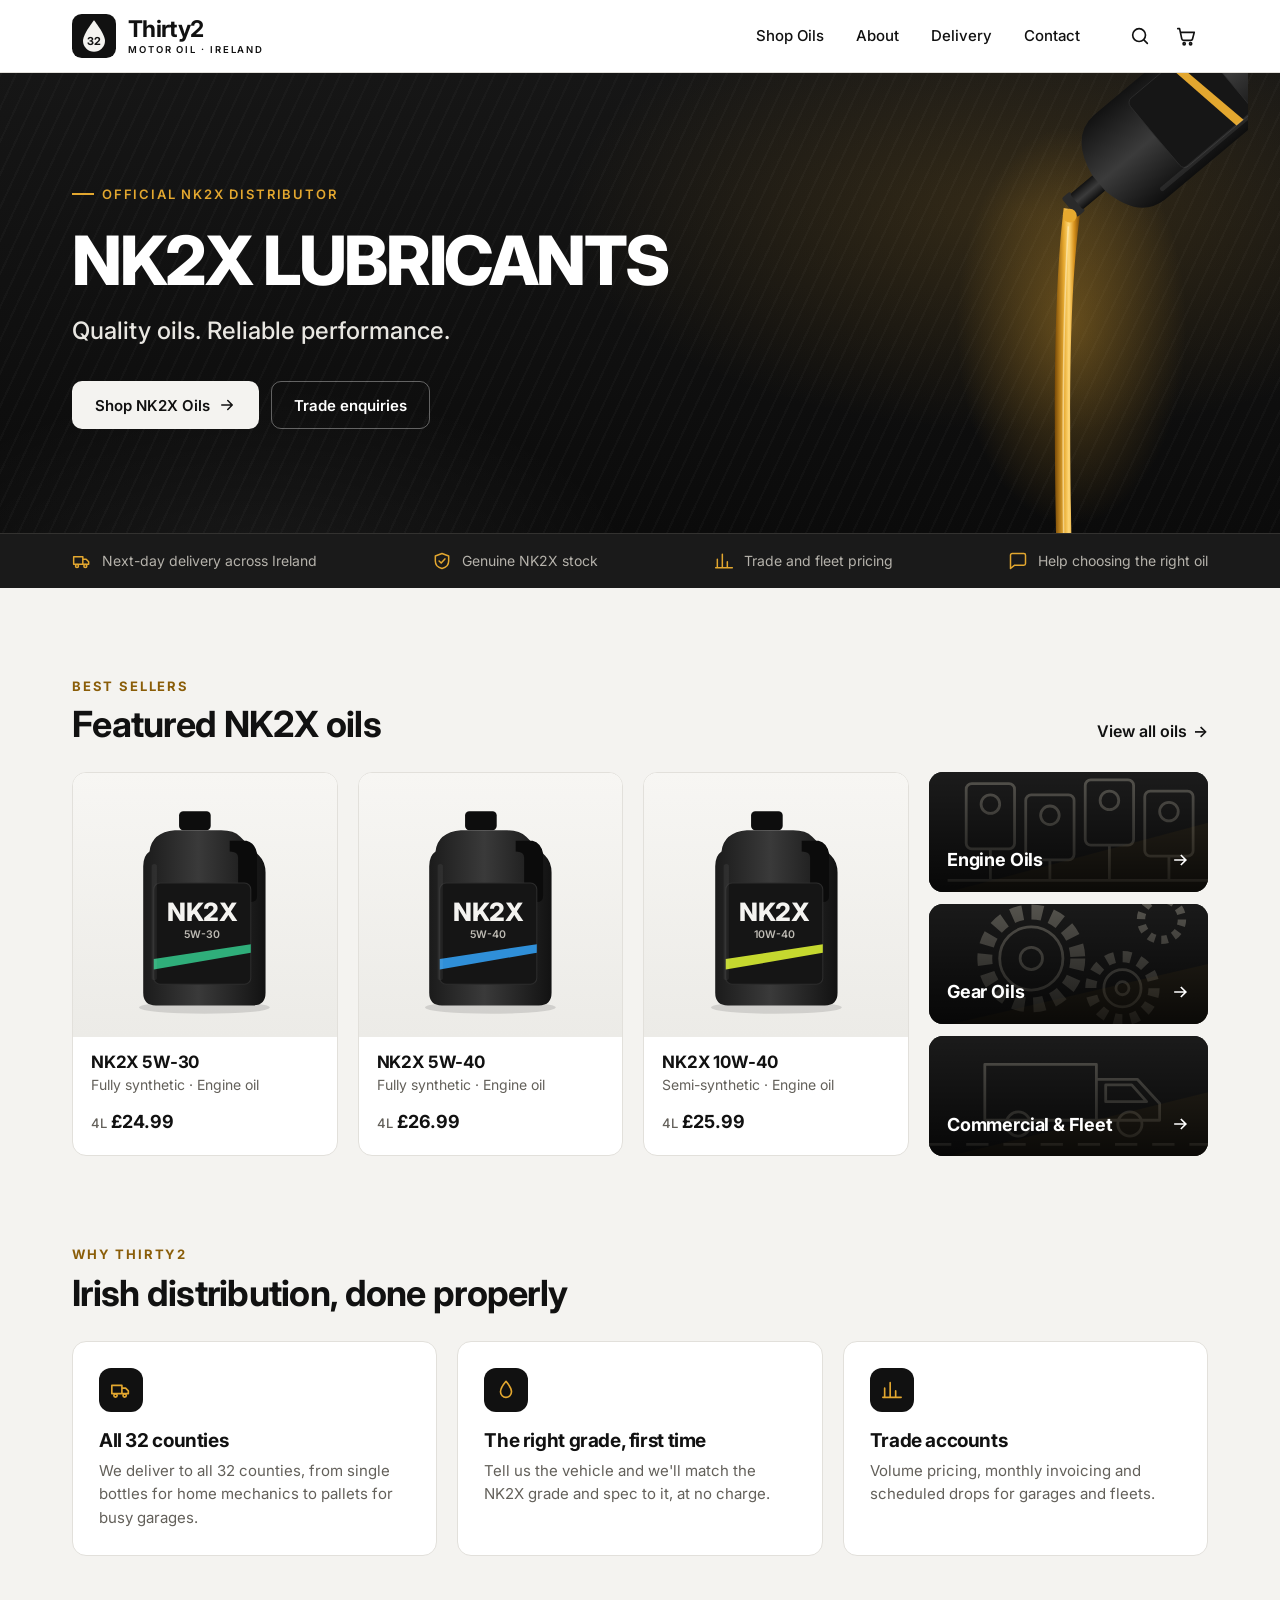
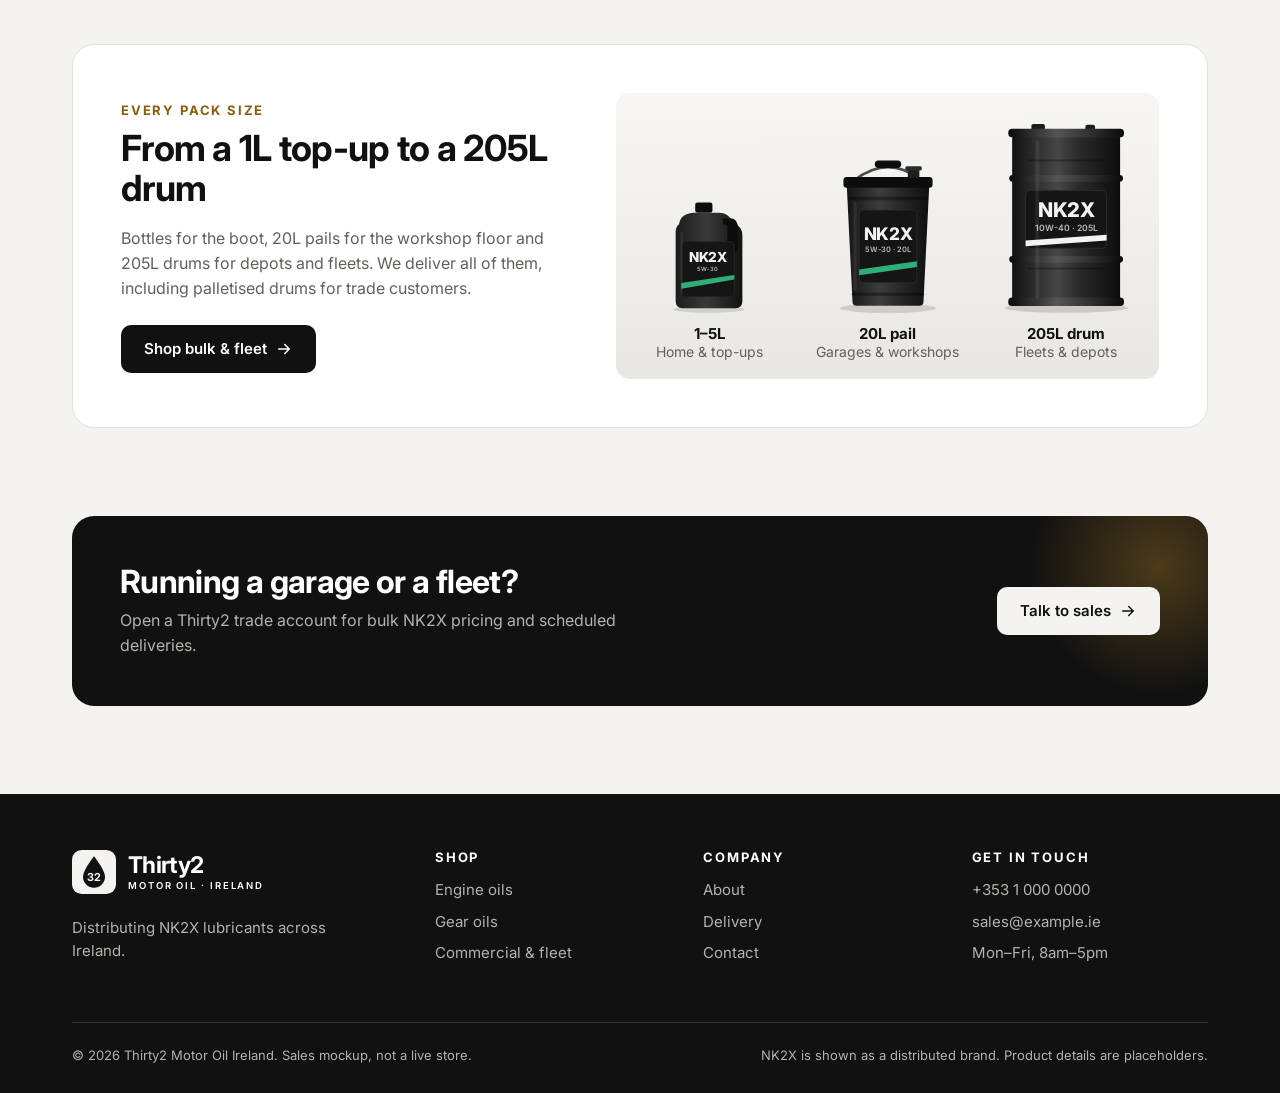
<file: index.html>
<!doctype html>
<html lang="en-IE">
<head>
  <meta charset="utf-8">
  <meta name="viewport" content="width=device-width, initial-scale=1">
  <title>Thirty2 Motor Oil Ireland | NK2X Lubricants</title>
  <meta name="description" content="Thirty2 distributes NK2X engine, gear and fleet lubricants across Ireland. Sales mockup.">
  <link rel="icon" href="assets/favicon.svg" type="image/svg+xml">
  <link rel="preconnect" href="https://fonts.googleapis.com">
  <link rel="preconnect" href="https://fonts.gstatic.com" crossorigin>
  <link href="https://fonts.googleapis.com/css2?family=Inter:wght@400;500;600;700;800&display=swap" rel="stylesheet">
  <link rel="stylesheet" href="css/styles.css">
</head>
<body>
  <a class="skip-link" href="#main">Skip to content</a>

  <!-- ===== Header (shared across pages) ===== -->
  <header class="site-header">
    <div class="wrap header-inner">
      <a class="brand" href="index.html" aria-label="Thirty2 Motor Oil Ireland, home">
        <svg class="brand-mark" viewBox="0 0 100 100" aria-hidden="true" focusable="false">
          <rect width="100" height="100" rx="22" fill="#111"/>
          <path d="M50 14C50 14 25 45 25 61a25 25 0 0 0 50 0C75 45 50 14 50 14Z" fill="#f4f3f0"/>
          <text x="50" y="71" text-anchor="middle" font-family="Inter, Arial, sans-serif" font-weight="700" font-size="25" fill="#111">32</text>
        </svg>
        <span class="brand-text"><span class="brand-name">Thirty2</span><span class="brand-tag">Motor Oil · Ireland</span></span>
      </a>

      <nav class="site-nav" id="site-nav" aria-label="Main">
        <ul>
          <li><a href="shop.html">Shop Oils</a></li>
          <li><a href="about.html">About</a></li>
          <li><a href="delivery.html">Delivery</a></li>
          <li><a href="contact.html">Contact</a></li>
        </ul>
      </nav>

      <div class="header-actions">
        <button class="icon-btn" type="button" data-open-search aria-expanded="false" aria-controls="header-search" aria-label="Search products">
          <svg viewBox="0 0 24 24" aria-hidden="true"><circle cx="11" cy="11" r="7"/><path d="M20 20l-3.5-3.5"/></svg>
        </button>
        <button class="icon-btn" type="button" data-open-cart aria-label="Cart, 0 items">
          <svg viewBox="0 0 24 24" aria-hidden="true"><path d="M3 4h2l2.4 11.2a2 2 0 0 0 2 1.6h7.7a2 2 0 0 0 2-1.5L21 8H6.2"/><circle cx="10" cy="20.5" r="1.2"/><circle cx="17" cy="20.5" r="1.2"/></svg>
          <span class="badge" data-cart-count hidden>0</span>
        </button>
        <button class="icon-btn menu-toggle" type="button" aria-expanded="false" aria-controls="site-nav" aria-label="Open menu">
          <svg viewBox="0 0 24 24" aria-hidden="true"><path d="M4 7h16M4 12h16M4 17h16"/></svg>
        </button>
      </div>
    </div>
    <form class="header-search" id="header-search" action="shop.html" role="search" hidden>
      <div class="wrap">
        <label class="visually-hidden" for="q-header">Search NK2X oils</label>
        <input id="q-header" name="q" type="search" placeholder="Search by name or viscosity, e.g. 5W-30">
        <button class="btn btn-dark" type="submit">Search</button>
      </div>
    </form>
  </header>

  <main id="main">
    <!-- ===== Hero ===== -->
    <section class="hero" aria-labelledby="hero-title">
      <div class="wrap hero-inner">
        <div class="hero-copy">
          <p class="hero-kicker">Official NK2X distributor</p>
          <h1 id="hero-title">NK2X Lubricants</h1>
          <p class="hero-sub">Quality oils. Reliable performance.</p>
          <div class="hero-actions">
            <a class="btn btn-light" href="shop.html">
              Shop NK2X Oils
              <svg viewBox="0 0 24 24" aria-hidden="true"><path d="M5 12h14M13 6l6 6-6 6"/></svg>
            </a>
            <a class="btn btn-ghost" href="contact.html">Trade enquiries</a>
          </div>
        </div>

        <div class="hero-art" aria-hidden="true">
          <svg viewBox="0 0 400 600" focusable="false">
            <defs>
              <linearGradient id="oil" x1="0" x2="1">
                <stop offset="0" stop-color="#7a4a06"/>
                <stop offset=".35" stop-color="#e7a92f"/>
                <stop offset=".55" stop-color="#ffd877"/>
                <stop offset=".75" stop-color="#d8921c"/>
                <stop offset="1" stop-color="#6d4004"/>
              </linearGradient>
              <linearGradient id="btl" x1="0" x2="1">
                <stop offset="0" stop-color="#0e0e0e"/>
                <stop offset=".5" stop-color="#3b3b3b"/>
                <stop offset="1" stop-color="#121212"/>
              </linearGradient>
              <radialGradient id="glow" cx=".5" cy=".5" r=".5">
                <stop offset="0" stop-color="#e7a92f" stop-opacity=".35"/>
                <stop offset="1" stop-color="#e7a92f" stop-opacity="0"/>
              </radialGradient>
            </defs>
            <ellipse cx="170" cy="330" rx="150" ry="260" fill="url(#glow)"/>
            <!-- stream -->
            <path d="M160 176 C150 260 146 380 150 600 L170 600 C166 380 170 262 182 180 Z" fill="url(#oil)"/>
            <path d="M166 200 C160 300 158 420 160 600" stroke="#fff3c9" stroke-opacity=".55" stroke-width="2" fill="none"/>
            <!-- bottle, tilted to pour -->
            <g transform="translate(172 172) rotate(-130)">
              <rect x="-16" y="-6" width="32" height="14" rx="3" fill="#2a2a2a"/>
              <rect x="-13" y="6" width="26" height="40" rx="3" fill="url(#btl)"/>
              <path d="M-13 44 Q-70 54 -72 96 V300 Q-72 316 -56 316 H56 Q72 316 72 300 V96 Q70 54 13 44Z" fill="url(#btl)"/>
              <rect x="-58" y="140" width="116" height="120" rx="8" fill="#161616" stroke="#2e2e2e"/>
              <path d="M-58 230 L58 212 V222 L-58 242Z" fill="#e3a72f"/>
              <rect x="-62" y="100" width="6" height="190" rx="3" fill="#fff" opacity=".08"/>
            </g>
            <!-- drip at lip -->
            <circle cx="168" cy="186" r="9" fill="#e7a92f"/>
          </svg>
        </div>
      </div>
    </section>

    <!-- ===== Trust strip ===== -->
    <div class="strip">
      <ul class="wrap">
        <li><svg viewBox="0 0 24 24" aria-hidden="true"><path d="M2 7h11v9H2zM13 10h4l3 3v3h-7"/><circle cx="6" cy="18" r="1.8"/><circle cx="16" cy="18" r="1.8"/></svg>Next-day delivery across Ireland</li>
        <li><svg viewBox="0 0 24 24" aria-hidden="true"><path d="M12 3l8 3v6c0 5-3.5 8-8 9-4.5-1-8-4-8-9V6z"/><path d="M8.5 12l2.5 2.5 4.5-5"/></svg>Genuine NK2X stock</li>
        <li><svg viewBox="0 0 24 24" aria-hidden="true"><path d="M4 20V10M10 20V4M16 20v-7M22 20H2"/></svg>Trade and fleet pricing</li>
        <li><svg viewBox="0 0 24 24" aria-hidden="true"><path d="M21 15a2 2 0 0 1-2 2H8l-5 4V5a2 2 0 0 1 2-2h14a2 2 0 0 1 2 2z"/></svg>Help choosing the right oil</li>
      </ul>
    </div>

    <!-- ===== Featured products + category tiles ===== -->
    <section class="section" aria-labelledby="featured-title">
      <div class="wrap">
        <div class="section-head">
          <div>
            <p class="eyebrow">Best sellers</p>
            <h2 id="featured-title">Featured NK2X oils</h2>
          </div>
          <a class="text-link" href="shop.html">View all oils <span aria-hidden="true">→</span></a>
        </div>

        <div class="home-grid">
          <div class="product-row" id="featured"></div>

          <nav class="tiles" aria-label="Shop by category">
            <a class="tile" href="shop.html?cat=engine">
              <span class="tile-art" aria-hidden="true">
                <svg viewBox="0 0 300 140" preserveAspectRatio="xMidYMid slice" focusable="false">
                  <rect width="300" height="140" fill="#1d1d1d"/>
                  <g fill="none" stroke="#5a5852" stroke-width="3">
                    <rect x="40" y="18" width="52" height="70" rx="6"/><rect x="104" y="30" width="52" height="70" rx="6"/>
                    <rect x="168" y="14" width="52" height="70" rx="6"/><rect x="232" y="26" width="52" height="70" rx="6"/>
                    <path d="M66 88v34M130 100v22M194 84v38M258 96v26M20 122h280"/>
                    <circle cx="66" cy="40" r="10"/><circle cx="130" cy="52" r="10"/><circle cx="194" cy="36" r="10"/><circle cx="258" cy="48" r="10"/>
                  </g>
                  <path d="M0 140 L300 60 V140Z" fill="#e3a72f" opacity=".08"/>
                </svg>
              </span>
              <span class="tile-label">Engine Oils <svg viewBox="0 0 24 24" aria-hidden="true"><path d="M5 12h14M13 6l6 6-6 6"/></svg></span>
            </a>
            <a class="tile" href="shop.html?cat=gear">
              <span class="tile-art" aria-hidden="true">
                <svg viewBox="0 0 300 140" preserveAspectRatio="xMidYMid slice" focusable="false">
                  <rect width="300" height="140" fill="#1b1b1b"/>
                  <g fill="none" stroke="#5a5852">
                    <circle cx="110" cy="64" r="50" stroke-width="16" stroke-dasharray="12 9.4"/>
                    <circle cx="110" cy="64" r="34" stroke-width="3"/><circle cx="110" cy="64" r="12" stroke-width="3"/>
                    <circle cx="208" cy="96" r="34" stroke-width="12" stroke-dasharray="9 8.8"/>
                    <circle cx="208" cy="96" r="20" stroke-width="3"/><circle cx="208" cy="96" r="7" stroke-width="3"/>
                    <circle cx="250" cy="22" r="22" stroke-width="9" stroke-dasharray="7 6.8"/>
                  </g>
                  <path d="M0 140 L300 70 V140Z" fill="#e3a72f" opacity=".08"/>
                </svg>
              </span>
              <span class="tile-label">Gear Oils <svg viewBox="0 0 24 24" aria-hidden="true"><path d="M5 12h14M13 6l6 6-6 6"/></svg></span>
            </a>
            <a class="tile" href="shop.html?cat=commercial">
              <span class="tile-art" aria-hidden="true">
                <svg viewBox="0 0 300 140" preserveAspectRatio="xMidYMid slice" focusable="false">
                  <rect width="300" height="140" fill="#1c1c1c"/>
                  <g fill="none" stroke="#5a5852" stroke-width="3" stroke-linejoin="round">
                    <path d="M60 96V36h120v60M180 52h44l24 26v18H60"/>
                    <path d="M190 58h28l16 18h-44z"/>
                    <circle cx="96" cy="100" r="13"/><circle cx="216" cy="100" r="13"/>
                    <path d="M0 122h300" stroke-dasharray="24 16"/>
                  </g>
                  <path d="M0 140 L300 66 V140Z" fill="#e3a72f" opacity=".08"/>
                </svg>
              </span>
              <span class="tile-label">Commercial &amp; Fleet <svg viewBox="0 0 24 24" aria-hidden="true"><path d="M5 12h14M13 6l6 6-6 6"/></svg></span>
            </a>
          </nav>
        </div>
      </div>
    </section>

    <!-- ===== Why Thirty2 ===== -->
    <section class="section" style="padding-top:0" aria-labelledby="why-title">
      <div class="wrap">
        <div class="section-head">
          <div>
            <p class="eyebrow">Why Thirty2</p>
            <h2 id="why-title">Irish distribution, done properly</h2>
          </div>
        </div>
        <div class="features">
          <div class="feature">
            <div class="feature-icon"><svg viewBox="0 0 24 24" aria-hidden="true"><path d="M2 7h11v9H2zM13 10h4l3 3v3h-7"/><circle cx="6" cy="18" r="1.8"/><circle cx="16" cy="18" r="1.8"/></svg></div>
            <h3>All 32 counties</h3>
            <p>We deliver to all 32 counties, from single bottles for home mechanics to pallets for busy garages.</p>
          </div>
          <div class="feature">
            <div class="feature-icon"><svg viewBox="0 0 24 24" aria-hidden="true"><path d="M12 2.5S6 9.5 6 14a6 6 0 0 0 12 0c0-4.5-6-11.5-6-11.5z"/></svg></div>
            <h3>The right grade, first time</h3>
            <p>Tell us the vehicle and we'll match the NK2X grade and spec to it, at no charge.</p>
          </div>
          <div class="feature">
            <div class="feature-icon"><svg viewBox="0 0 24 24" aria-hidden="true"><path d="M4 20V10M10 20V4M16 20v-7M22 20H2"/></svg></div>
            <h3>Trade accounts</h3>
            <p>Volume pricing, monthly invoicing and scheduled drops for garages and fleets.</p>
          </div>
        </div>
      </div>
    </section>

    <!-- ===== Pack sizes: 1L to 205L ===== -->
    <section class="section" style="padding-top:0" aria-labelledby="packs-title">
      <div class="wrap">
        <div class="packs">
          <div class="packs-copy">
            <p class="eyebrow">Every pack size</p>
            <h2 id="packs-title">From a 1L top-up to a 205L drum</h2>
            <p>Bottles for the boot, 20L pails for the workshop floor and 205L drums for depots and fleets. We deliver all of them, including palletised drums for trade customers.</p>
            <a class="btn btn-dark" href="shop.html?cat=commercial">
              Shop bulk &amp; fleet
              <svg viewBox="0 0 24 24" aria-hidden="true"><path d="M5 12h14M13 6l6 6-6 6"/></svg>
            </a>
          </div>
          <ul class="packs-line" id="packs-line">
            <li class="pack pack-jug"><div class="pack-art" data-art="nk2x-5w30|4L"></div><p><strong>1–5L</strong><span>Home &amp; top-ups</span></p></li>
            <li class="pack pack-pail"><div class="pack-art" data-art="nk2x-5w30|20L"></div><p><strong>20L pail</strong><span>Garages &amp; workshops</span></p></li>
            <li class="pack pack-drum"><div class="pack-art" data-art="nk2x-10w40-hd|205L"></div><p><strong>205L drum</strong><span>Fleets &amp; depots</span></p></li>
          </ul>
        </div>
      </div>
    </section>

    <section class="section" style="padding-top:0" aria-labelledby="cta-title">
      <div class="wrap">
        <div class="cta-band">
          <div>
            <h2 id="cta-title">Running a garage or a fleet?</h2>
            <p>Open a Thirty2 trade account for bulk NK2X pricing and scheduled deliveries.</p>
          </div>
          <a class="btn btn-light" href="contact.html">
            Talk to sales
            <svg viewBox="0 0 24 24" aria-hidden="true"><path d="M5 12h14M13 6l6 6-6 6"/></svg>
          </a>
        </div>
      </div>
    </section>
  </main>

  <!-- ===== Footer (shared across pages) ===== -->
  <footer class="site-footer">
    <div class="wrap">
      <div class="footer-grid">
        <div class="footer-brand">
          <a class="brand" href="index.html" aria-label="Thirty2 Motor Oil Ireland, home">
            <svg class="brand-mark" viewBox="0 0 100 100" aria-hidden="true" focusable="false">
              <rect width="100" height="100" rx="22"/>
              <path d="M50 14C50 14 25 45 25 61a25 25 0 0 0 50 0C75 45 50 14 50 14Z"/>
              <text x="50" y="71" text-anchor="middle" font-family="Inter, Arial, sans-serif" font-weight="700" font-size="25">32</text>
            </svg>
            <span class="brand-text"><span class="brand-name">Thirty2</span><span class="brand-tag">Motor Oil · Ireland</span></span>
          </a>
          <p>Distributing NK2X lubricants across Ireland.</p>
        </div>
        <div>
          <h2>Shop</h2>
          <ul>
            <li><a href="shop.html?cat=engine">Engine oils</a></li>
            <li><a href="shop.html?cat=gear">Gear oils</a></li>
            <li><a href="shop.html?cat=commercial">Commercial &amp; fleet</a></li>
          </ul>
        </div>
        <div>
          <h2>Company</h2>
          <ul>
            <li><a href="about.html">About</a></li>
            <li><a href="delivery.html">Delivery</a></li>
            <li><a href="contact.html">Contact</a></li>
          </ul>
        </div>
        <div>
          <h2>Get in touch</h2>
          <ul>
            <li><a href="tel:+35310000000">+353 1 000 0000</a></li>
            <li><a href="mailto:sales@example.ie">sales@example.ie</a></li>
            <li>Mon–Fri, 8am–5pm</li>
          </ul>
        </div>
      </div>
      <div class="footer-base">
        <span>© <span id="year">2026</span> Thirty2 Motor Oil Ireland. Sales mockup, not a live store.</span>
        <span>NK2X is shown as a distributed brand. Product details are placeholders.</span>
      </div>
    </div>
  </footer>

  <script src="js/products.js"></script>
  <script src="js/main.js"></script>
  <script>
    (function () {
      var T = window.Thirty2;
      var el = document.getElementById('featured');
      el.innerHTML = T.products.filter(function (p) { return p.featured; })
        .map(function (p) { return T.cardHTML(p, { uid: '-f' }); }).join('');
      document.querySelectorAll('[data-art]').forEach(function (n, i) {
        var a = n.getAttribute('data-art').split('|');
        n.innerHTML = T.packArtSVG(T.getProduct(a[0]), a[1], { decorative: true, uid: '-pk' + i });
      });
    })();
  </script>
</body>
</html>
</file>
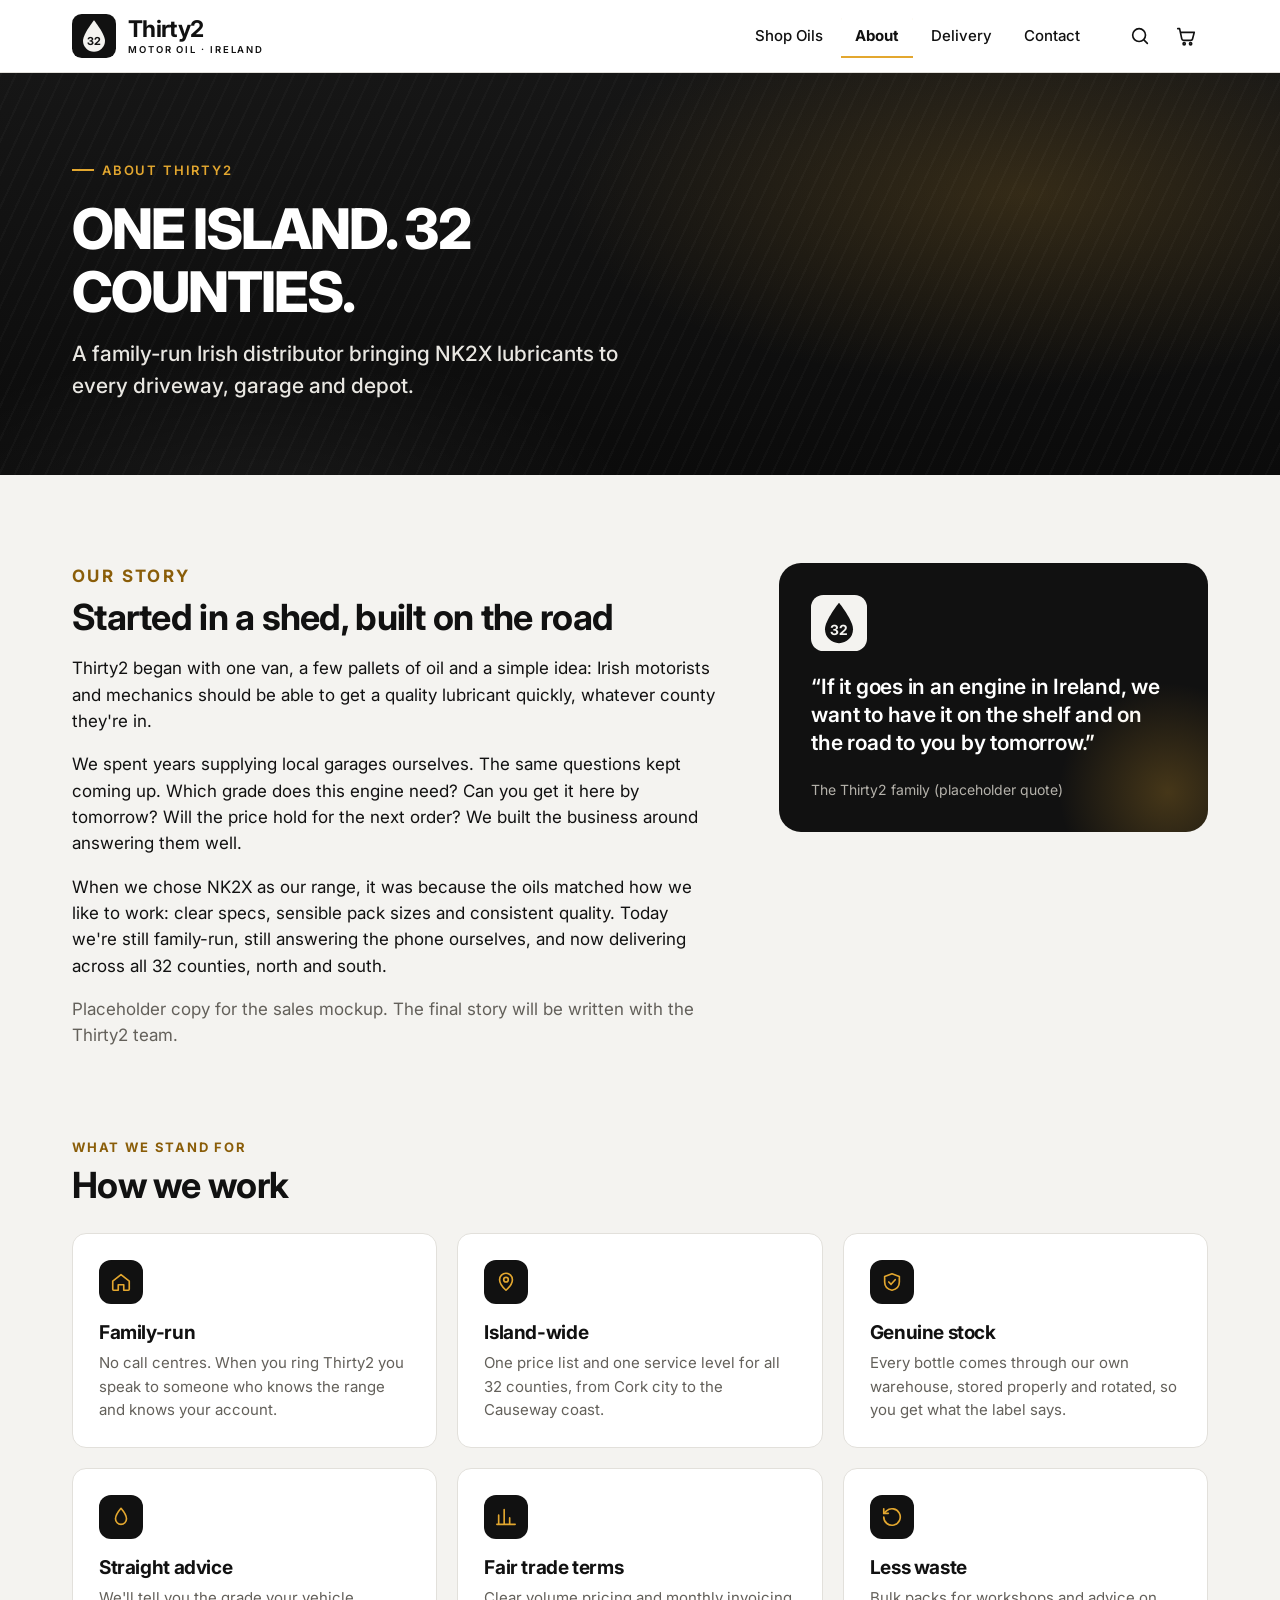
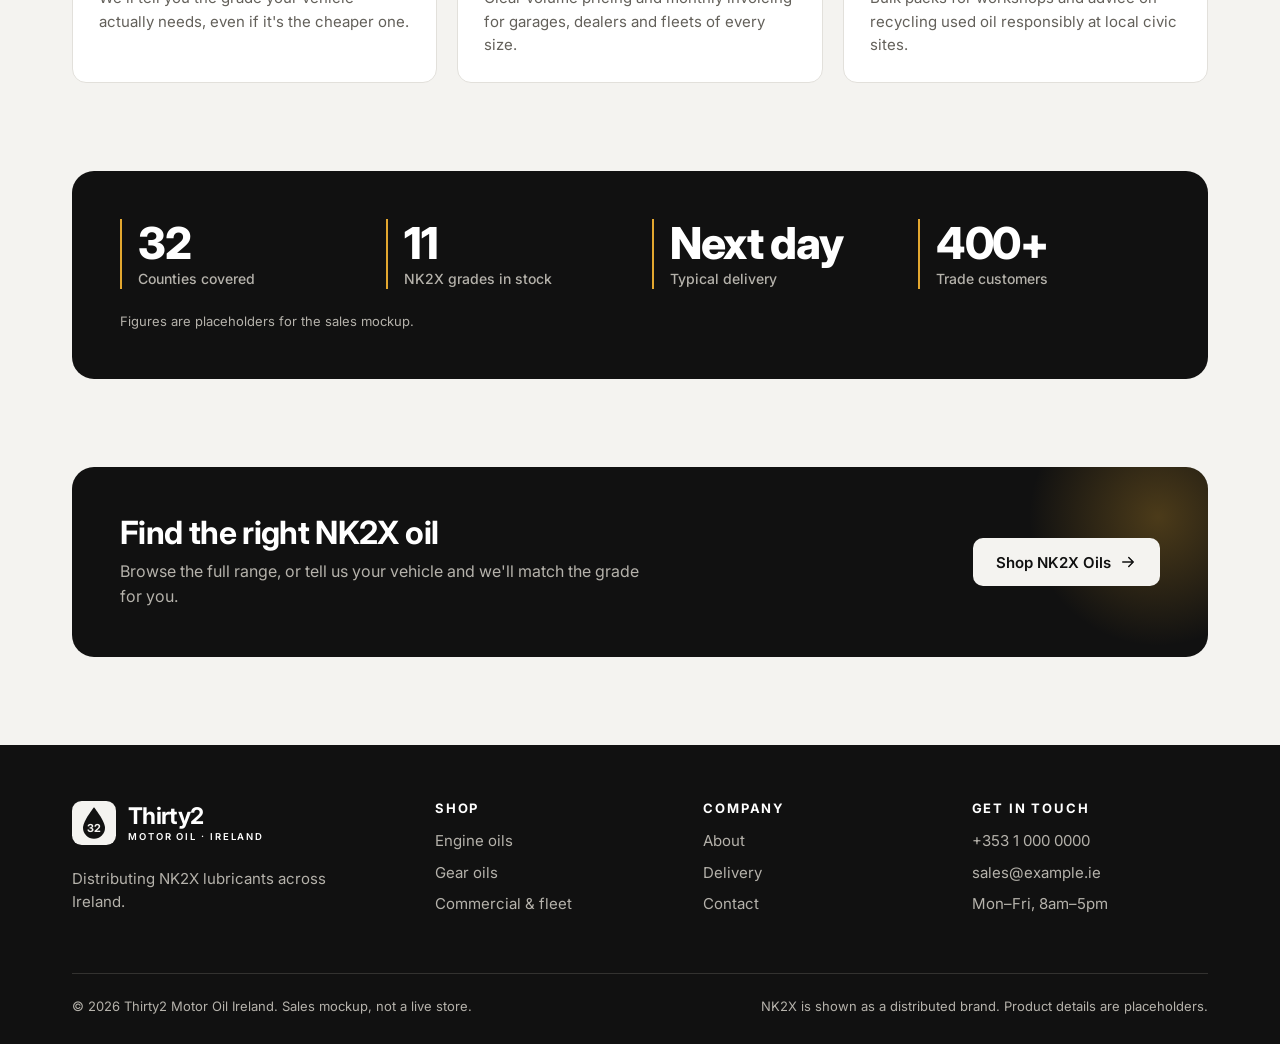
<file: about.html>
<!doctype html>
<html lang="en-IE">
<head>
  <meta charset="utf-8">
  <meta name="viewport" content="width=device-width, initial-scale=1">
  <title>About us | Thirty2 Motor Oil Ireland</title>
  <meta name="description" content="Thirty2 is a family-run Irish distributor bringing NK2X lubricants to all 32 counties. Sales mockup.">
  <link rel="icon" href="assets/favicon.svg" type="image/svg+xml">
  <link rel="preconnect" href="https://fonts.googleapis.com">
  <link rel="preconnect" href="https://fonts.gstatic.com" crossorigin>
  <link href="https://fonts.googleapis.com/css2?family=Inter:wght@400;500;600;700;800&display=swap" rel="stylesheet">
  <link rel="stylesheet" href="css/styles.css">
</head>
<body>
  <a class="skip-link" href="#main">Skip to content</a>

  <!-- ===== Header (shared across pages) ===== -->
  <header class="site-header">
    <div class="wrap header-inner">
      <a class="brand" href="index.html" aria-label="Thirty2 Motor Oil Ireland, home">
        <svg class="brand-mark" viewBox="0 0 100 100" aria-hidden="true" focusable="false">
          <rect width="100" height="100" rx="22" fill="#111"/>
          <path d="M50 14C50 14 25 45 25 61a25 25 0 0 0 50 0C75 45 50 14 50 14Z" fill="#f4f3f0"/>
          <text x="50" y="71" text-anchor="middle" font-family="Inter, Arial, sans-serif" font-weight="700" font-size="25" fill="#111">32</text>
        </svg>
        <span class="brand-text"><span class="brand-name">Thirty2</span><span class="brand-tag">Motor Oil · Ireland</span></span>
      </a>

      <nav class="site-nav" id="site-nav" aria-label="Main">
        <ul>
          <li><a href="shop.html">Shop Oils</a></li>
          <li><a href="about.html" aria-current="page">About</a></li>
          <li><a href="delivery.html">Delivery</a></li>
          <li><a href="contact.html">Contact</a></li>
        </ul>
      </nav>

      <div class="header-actions">
        <button class="icon-btn" type="button" data-open-search aria-expanded="false" aria-controls="header-search" aria-label="Search products">
          <svg viewBox="0 0 24 24" aria-hidden="true"><circle cx="11" cy="11" r="7"/><path d="M20 20l-3.5-3.5"/></svg>
        </button>
        <button class="icon-btn" type="button" data-open-cart aria-label="Cart, 0 items">
          <svg viewBox="0 0 24 24" aria-hidden="true"><path d="M3 4h2l2.4 11.2a2 2 0 0 0 2 1.6h7.7a2 2 0 0 0 2-1.5L21 8H6.2"/><circle cx="10" cy="20.5" r="1.2"/><circle cx="17" cy="20.5" r="1.2"/></svg>
          <span class="badge" data-cart-count hidden>0</span>
        </button>
        <button class="icon-btn menu-toggle" type="button" aria-expanded="false" aria-controls="site-nav" aria-label="Open menu">
          <svg viewBox="0 0 24 24" aria-hidden="true"><path d="M4 7h16M4 12h16M4 17h16"/></svg>
        </button>
      </div>
    </div>
    <form class="header-search" id="header-search" action="shop.html" role="search" hidden>
      <div class="wrap">
        <label class="visually-hidden" for="q-header">Search NK2X oils</label>
        <input id="q-header" name="q" type="search" placeholder="Search by name or viscosity, e.g. 5W-30">
        <button class="btn btn-dark" type="submit">Search</button>
      </div>
    </form>
  </header>

  <main id="main">
    <section class="hero page-hero" aria-labelledby="page-title">
      <div class="wrap page-hero-inner">
        <p class="hero-kicker">About Thirty2</p>
        <h1 id="page-title">One island. 32 counties.</h1>
        <p class="hero-sub">A family-run Irish distributor bringing NK2X lubricants to every driveway, garage and depot.</p>
      </div>
    </section>

    <!-- ===== Story ===== -->
    <section class="section" aria-labelledby="story-title">
      <div class="wrap split">
        <div class="prose">
          <p class="eyebrow">Our story</p>
          <h2 id="story-title">Started in a shed, built on the road</h2>
          <p>Thirty2 began with one van, a few pallets of oil and a simple idea: Irish motorists and mechanics should be able to get a quality lubricant quickly, whatever county they're in.</p>
          <p>We spent years supplying local garages ourselves. The same questions kept coming up. Which grade does this engine need? Can you get it here by tomorrow? Will the price hold for the next order? We built the business around answering them well.</p>
          <p>When we chose NK2X as our range, it was because the oils matched how we like to work: clear specs, sensible pack sizes and consistent quality. Today we're still family-run, still answering the phone ourselves, and now delivering across all 32 counties, north and south.</p>
          <p class="placeholder-note">Placeholder copy for the sales mockup. The final story will be written with the Thirty2 team.</p>
        </div>
        <aside class="story-card" aria-label="Thirty2 at a glance">
          <svg class="story-mark" viewBox="0 0 100 100" aria-hidden="true" focusable="false">
            <rect width="100" height="100" rx="22" fill="#f4f3f0"/>
            <path d="M50 14C50 14 25 45 25 61a25 25 0 0 0 50 0C75 45 50 14 50 14Z" fill="#111"/>
            <text x="50" y="71" text-anchor="middle" font-family="Inter, Arial, sans-serif" font-weight="700" font-size="25" fill="#f4f3f0">32</text>
          </svg>
          <p class="story-quote">“If it goes in an engine in Ireland, we want to have it on the shelf and on the road to you by tomorrow.”</p>
          <p class="story-cite">The Thirty2 family (placeholder quote)</p>
        </aside>
      </div>
    </section>

    <!-- ===== Values ===== -->
    <section class="section" style="padding-top:0" aria-labelledby="values-title">
      <div class="wrap">
        <div class="section-head">
          <div>
            <p class="eyebrow">What we stand for</p>
            <h2 id="values-title">How we work</h2>
          </div>
        </div>
        <div class="features">
          <div class="feature">
            <div class="feature-icon"><svg viewBox="0 0 24 24" aria-hidden="true"><path d="M3 11l9-7 9 7v9a1 1 0 0 1-1 1h-5v-6H9v6H4a1 1 0 0 1-1-1z"/></svg></div>
            <h3>Family-run</h3>
            <p>No call centres. When you ring Thirty2 you speak to someone who knows the range and knows your account.</p>
          </div>
          <div class="feature">
            <div class="feature-icon"><svg viewBox="0 0 24 24" aria-hidden="true"><path d="M12 21s-7-6.2-7-11.5A7 7 0 0 1 19 9.5C19 14.8 12 21 12 21z"/><circle cx="12" cy="9.5" r="2.5"/></svg></div>
            <h3>Island-wide</h3>
            <p>One price list and one service level for all 32 counties, from Cork city to the Causeway coast.</p>
          </div>
          <div class="feature">
            <div class="feature-icon"><svg viewBox="0 0 24 24" aria-hidden="true"><path d="M12 3l8 3v6c0 5-3.5 8-8 9-4.5-1-8-4-8-9V6z"/><path d="M8.5 12l2.5 2.5 4.5-5"/></svg></div>
            <h3>Genuine stock</h3>
            <p>Every bottle comes through our own warehouse, stored properly and rotated, so you get what the label says.</p>
          </div>
          <div class="feature">
            <div class="feature-icon"><svg viewBox="0 0 24 24" aria-hidden="true"><path d="M12 2.5S6 9.5 6 14a6 6 0 0 0 12 0c0-4.5-6-11.5-6-11.5z"/></svg></div>
            <h3>Straight advice</h3>
            <p>We'll tell you the grade your vehicle actually needs, even if it's the cheaper one.</p>
          </div>
          <div class="feature">
            <div class="feature-icon"><svg viewBox="0 0 24 24" aria-hidden="true"><path d="M4 20V10M10 20V4M16 20v-7M22 20H2"/></svg></div>
            <h3>Fair trade terms</h3>
            <p>Clear volume pricing and monthly invoicing for garages, dealers and fleets of every size.</p>
          </div>
          <div class="feature">
            <div class="feature-icon"><svg viewBox="0 0 24 24" aria-hidden="true"><path d="M3 12a9 9 0 1 0 3-6.7L3 8"/><path d="M3 3v5h5"/></svg></div>
            <h3>Less waste</h3>
            <p>Bulk packs for workshops and advice on recycling used oil responsibly at local civic sites.</p>
          </div>
        </div>
      </div>
    </section>

    <!-- ===== Stats ===== -->
    <section class="section" style="padding-top:0" aria-labelledby="stats-title">
      <div class="wrap">
        <div class="stats-band">
          <h2 id="stats-title" class="visually-hidden">Thirty2 in numbers</h2>
          <dl class="stats">
            <div><dt>Counties covered</dt><dd>32</dd></div>
            <div><dt>NK2X grades in stock</dt><dd>11</dd></div>
            <div><dt>Typical delivery</dt><dd>Next day</dd></div>
            <div><dt>Trade customers</dt><dd>400+</dd></div>
          </dl>
          <p class="stats-note">Figures are placeholders for the sales mockup.</p>
        </div>
      </div>
    </section>

    <section class="section" style="padding-top:0" aria-labelledby="cta-title">
      <div class="wrap">
        <div class="cta-band">
          <div>
            <h2 id="cta-title">Find the right NK2X oil</h2>
            <p>Browse the full range, or tell us your vehicle and we'll match the grade for you.</p>
          </div>
          <a class="btn btn-light" href="shop.html">
            Shop NK2X Oils
            <svg viewBox="0 0 24 24" aria-hidden="true"><path d="M5 12h14M13 6l6 6-6 6"/></svg>
          </a>
        </div>
      </div>
    </section>
  </main>

  <!-- ===== Footer (shared across pages) ===== -->
  <footer class="site-footer">
    <div class="wrap">
      <div class="footer-grid">
        <div class="footer-brand">
          <a class="brand" href="index.html" aria-label="Thirty2 Motor Oil Ireland, home">
            <svg class="brand-mark" viewBox="0 0 100 100" aria-hidden="true" focusable="false">
              <rect width="100" height="100" rx="22"/>
              <path d="M50 14C50 14 25 45 25 61a25 25 0 0 0 50 0C75 45 50 14 50 14Z"/>
              <text x="50" y="71" text-anchor="middle" font-family="Inter, Arial, sans-serif" font-weight="700" font-size="25">32</text>
            </svg>
            <span class="brand-text"><span class="brand-name">Thirty2</span><span class="brand-tag">Motor Oil · Ireland</span></span>
          </a>
          <p>Distributing NK2X lubricants across Ireland.</p>
        </div>
        <div>
          <h2>Shop</h2>
          <ul>
            <li><a href="shop.html?cat=engine">Engine oils</a></li>
            <li><a href="shop.html?cat=gear">Gear oils</a></li>
            <li><a href="shop.html?cat=commercial">Commercial &amp; fleet</a></li>
          </ul>
        </div>
        <div>
          <h2>Company</h2>
          <ul>
            <li><a href="about.html">About</a></li>
            <li><a href="delivery.html">Delivery</a></li>
            <li><a href="contact.html">Contact</a></li>
          </ul>
        </div>
        <div>
          <h2>Get in touch</h2>
          <ul>
            <li><a href="tel:+35310000000">+353 1 000 0000</a></li>
            <li><a href="mailto:sales@example.ie">sales@example.ie</a></li>
            <li>Mon–Fri, 8am–5pm</li>
          </ul>
        </div>
      </div>
      <div class="footer-base">
        <span>© <span id="year">2026</span> Thirty2 Motor Oil Ireland. Sales mockup, not a live store.</span>
        <span>NK2X is shown as a distributed brand. Product details are placeholders.</span>
      </div>
    </div>
  </footer>

  <script src="js/products.js"></script>
  <script src="js/main.js"></script>
</body>
</html>
</file>
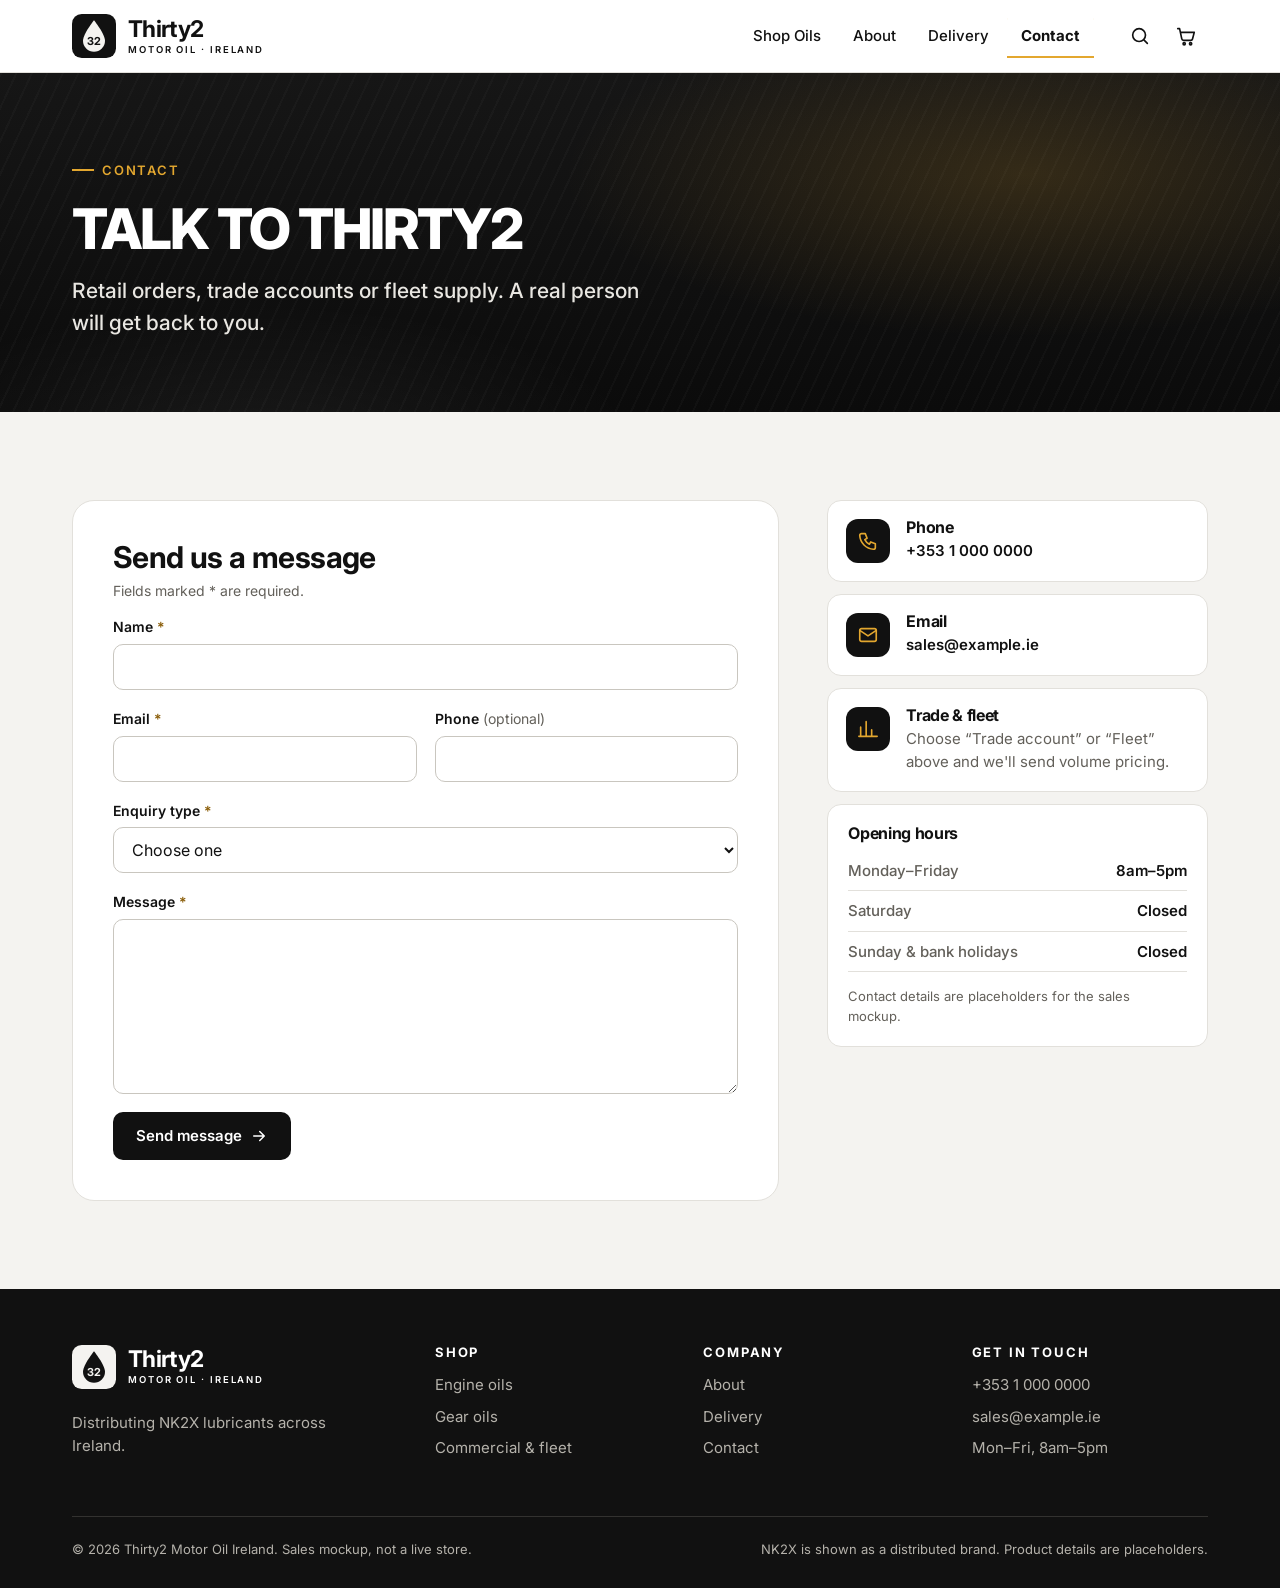
<file: contact.html>
<!doctype html>
<html lang="en-IE">
<head>
  <meta charset="utf-8">
  <meta name="viewport" content="width=device-width, initial-scale=1">
  <title>Contact | Thirty2 Motor Oil Ireland</title>
  <meta name="description" content="Contact Thirty2 for retail, trade account and fleet enquiries. Sales mockup.">
  <link rel="icon" href="assets/favicon.svg" type="image/svg+xml">
  <link rel="preconnect" href="https://fonts.googleapis.com">
  <link rel="preconnect" href="https://fonts.gstatic.com" crossorigin>
  <link href="https://fonts.googleapis.com/css2?family=Inter:wght@400;500;600;700;800&display=swap" rel="stylesheet">
  <link rel="stylesheet" href="css/styles.css">
</head>
<body>
  <a class="skip-link" href="#main">Skip to content</a>

  <!-- ===== Header (shared across pages) ===== -->
  <header class="site-header">
    <div class="wrap header-inner">
      <a class="brand" href="index.html" aria-label="Thirty2 Motor Oil Ireland, home">
        <svg class="brand-mark" viewBox="0 0 100 100" aria-hidden="true" focusable="false">
          <rect width="100" height="100" rx="22" fill="#111"/>
          <path d="M50 14C50 14 25 45 25 61a25 25 0 0 0 50 0C75 45 50 14 50 14Z" fill="#f4f3f0"/>
          <text x="50" y="71" text-anchor="middle" font-family="Inter, Arial, sans-serif" font-weight="700" font-size="25" fill="#111">32</text>
        </svg>
        <span class="brand-text"><span class="brand-name">Thirty2</span><span class="brand-tag">Motor Oil · Ireland</span></span>
      </a>

      <nav class="site-nav" id="site-nav" aria-label="Main">
        <ul>
          <li><a href="shop.html">Shop Oils</a></li>
          <li><a href="about.html">About</a></li>
          <li><a href="delivery.html">Delivery</a></li>
          <li><a href="contact.html" aria-current="page">Contact</a></li>
        </ul>
      </nav>

      <div class="header-actions">
        <button class="icon-btn" type="button" data-open-search aria-expanded="false" aria-controls="header-search" aria-label="Search products">
          <svg viewBox="0 0 24 24" aria-hidden="true"><circle cx="11" cy="11" r="7"/><path d="M20 20l-3.5-3.5"/></svg>
        </button>
        <button class="icon-btn" type="button" data-open-cart aria-label="Cart, 0 items">
          <svg viewBox="0 0 24 24" aria-hidden="true"><path d="M3 4h2l2.4 11.2a2 2 0 0 0 2 1.6h7.7a2 2 0 0 0 2-1.5L21 8H6.2"/><circle cx="10" cy="20.5" r="1.2"/><circle cx="17" cy="20.5" r="1.2"/></svg>
          <span class="badge" data-cart-count hidden>0</span>
        </button>
        <button class="icon-btn menu-toggle" type="button" aria-expanded="false" aria-controls="site-nav" aria-label="Open menu">
          <svg viewBox="0 0 24 24" aria-hidden="true"><path d="M4 7h16M4 12h16M4 17h16"/></svg>
        </button>
      </div>
    </div>
    <form class="header-search" id="header-search" action="shop.html" role="search" hidden>
      <div class="wrap">
        <label class="visually-hidden" for="q-header">Search NK2X oils</label>
        <input id="q-header" name="q" type="search" placeholder="Search by name or viscosity, e.g. 5W-30">
        <button class="btn btn-dark" type="submit">Search</button>
      </div>
    </form>
  </header>

  <main id="main">
    <section class="hero page-hero" aria-labelledby="page-title">
      <div class="wrap page-hero-inner">
        <p class="hero-kicker">Contact</p>
        <h1 id="page-title">Talk to Thirty2</h1>
        <p class="hero-sub">Retail orders, trade accounts or fleet supply. A real person will get back to you.</p>
      </div>
    </section>

    <section class="section" aria-labelledby="form-title">
      <div class="wrap contact-layout">
        <div class="form-card">
          <h2 id="form-title">Send us a message</h2>
          <p class="form-hint">Fields marked <span aria-hidden="true">*</span><span class="visually-hidden">with an asterisk</span> are required.</p>

          <form id="contact-form" class="contact-form">
            <div class="field">
              <label for="c-name">Name <span class="req" aria-hidden="true">*</span></label>
              <input id="c-name" name="name" type="text" autocomplete="name" required>
            </div>
            <div class="field-row">
              <div class="field">
                <label for="c-email">Email <span class="req" aria-hidden="true">*</span></label>
                <input id="c-email" name="email" type="email" autocomplete="email" required>
              </div>
              <div class="field">
                <label for="c-phone">Phone <span class="field-opt">(optional)</span></label>
                <input id="c-phone" name="phone" type="tel" autocomplete="tel">
              </div>
            </div>
            <div class="field">
              <label for="c-type">Enquiry type <span class="req" aria-hidden="true">*</span></label>
              <select id="c-type" name="type" required>
                <option value="">Choose one</option>
                <option value="retail">Retail</option>
                <option value="trade">Trade account</option>
                <option value="fleet">Fleet</option>
                <option value="other">Other</option>
              </select>
            </div>
            <div class="field">
              <label for="c-message">Message <span class="req" aria-hidden="true">*</span></label>
              <textarea id="c-message" name="message" rows="6" required></textarea>
            </div>
            <button class="btn btn-dark" type="submit">
              Send message
              <svg viewBox="0 0 24 24" aria-hidden="true"><path d="M5 12h14M13 6l6 6-6 6"/></svg>
            </button>
          </form>

          <div class="form-success" id="form-success" role="status" tabindex="-1" hidden>
            <div class="feature-icon"><svg viewBox="0 0 24 24" aria-hidden="true"><path d="M5 12.5l4.5 4.5L19 7.5"/></svg></div>
            <h3>Thanks<span data-success-name></span>, message received.</h3>
            <p><strong>Mockup – nothing was sent.</strong> On the live site this would go to the Thirty2 sales team.</p>
            <button class="btn btn-outline" type="button" data-reset-form>Send another message</button>
          </div>
        </div>

        <aside class="contact-side" aria-labelledby="details-title">
          <h2 id="details-title" class="visually-hidden">Contact details</h2>
          <div class="contact-cards">
            <div class="contact-card">
              <div class="feature-icon"><svg viewBox="0 0 24 24" aria-hidden="true"><path d="M5 4h4l2 5-2.5 1.5a11 11 0 0 0 5 5L15 13l5 2v4a2 2 0 0 1-2 2A16 16 0 0 1 3 6a2 2 0 0 1 2-2"/></svg></div>
              <h3>Phone</h3>
              <p><a href="tel:+35310000000">+353 1 000 0000</a></p>
            </div>
            <div class="contact-card">
              <div class="feature-icon"><svg viewBox="0 0 24 24" aria-hidden="true"><rect x="3" y="5" width="18" height="14" rx="2"/><path d="M3 7l9 6 9-6"/></svg></div>
              <h3>Email</h3>
              <p><a href="mailto:sales@example.ie">sales@example.ie</a></p>
            </div>
            <div class="contact-card">
              <div class="feature-icon"><svg viewBox="0 0 24 24" aria-hidden="true"><path d="M4 20V10M10 20V4M16 20v-7M22 20H2"/></svg></div>
              <h3>Trade &amp; fleet</h3>
              <p>Choose “Trade account” or “Fleet” above and we'll send volume pricing.</p>
            </div>
          </div>

          <div class="hours-card">
            <h3>Opening hours</h3>
            <table class="hours">
              <caption class="visually-hidden">Opening hours</caption>
              <tbody>
                <tr><th scope="row">Monday–Friday</th><td>8am–5pm</td></tr>
                <tr><th scope="row">Saturday</th><td>Closed</td></tr>
                <tr><th scope="row">Sunday &amp; bank holidays</th><td>Closed</td></tr>
              </tbody>
            </table>
            <p class="placeholder-note">Contact details are placeholders for the sales mockup.</p>
          </div>
        </aside>
      </div>
    </section>
  </main>

  <!-- ===== Footer (shared across pages) ===== -->
  <footer class="site-footer">
    <div class="wrap">
      <div class="footer-grid">
        <div class="footer-brand">
          <a class="brand" href="index.html" aria-label="Thirty2 Motor Oil Ireland, home">
            <svg class="brand-mark" viewBox="0 0 100 100" aria-hidden="true" focusable="false">
              <rect width="100" height="100" rx="22"/>
              <path d="M50 14C50 14 25 45 25 61a25 25 0 0 0 50 0C75 45 50 14 50 14Z"/>
              <text x="50" y="71" text-anchor="middle" font-family="Inter, Arial, sans-serif" font-weight="700" font-size="25">32</text>
            </svg>
            <span class="brand-text"><span class="brand-name">Thirty2</span><span class="brand-tag">Motor Oil · Ireland</span></span>
          </a>
          <p>Distributing NK2X lubricants across Ireland.</p>
        </div>
        <div>
          <h2>Shop</h2>
          <ul>
            <li><a href="shop.html?cat=engine">Engine oils</a></li>
            <li><a href="shop.html?cat=gear">Gear oils</a></li>
            <li><a href="shop.html?cat=commercial">Commercial &amp; fleet</a></li>
          </ul>
        </div>
        <div>
          <h2>Company</h2>
          <ul>
            <li><a href="about.html">About</a></li>
            <li><a href="delivery.html">Delivery</a></li>
            <li><a href="contact.html">Contact</a></li>
          </ul>
        </div>
        <div>
          <h2>Get in touch</h2>
          <ul>
            <li><a href="tel:+35310000000">+353 1 000 0000</a></li>
            <li><a href="mailto:sales@example.ie">sales@example.ie</a></li>
            <li>Mon–Fri, 8am–5pm</li>
          </ul>
        </div>
      </div>
      <div class="footer-base">
        <span>© <span id="year">2026</span> Thirty2 Motor Oil Ireland. Sales mockup, not a live store.</span>
        <span>NK2X is shown as a distributed brand. Product details are placeholders.</span>
      </div>
    </div>
  </footer>

  <script src="js/products.js"></script>
  <script src="js/main.js"></script>
  <script src="js/contact.js"></script>
</body>
</html>
</file>
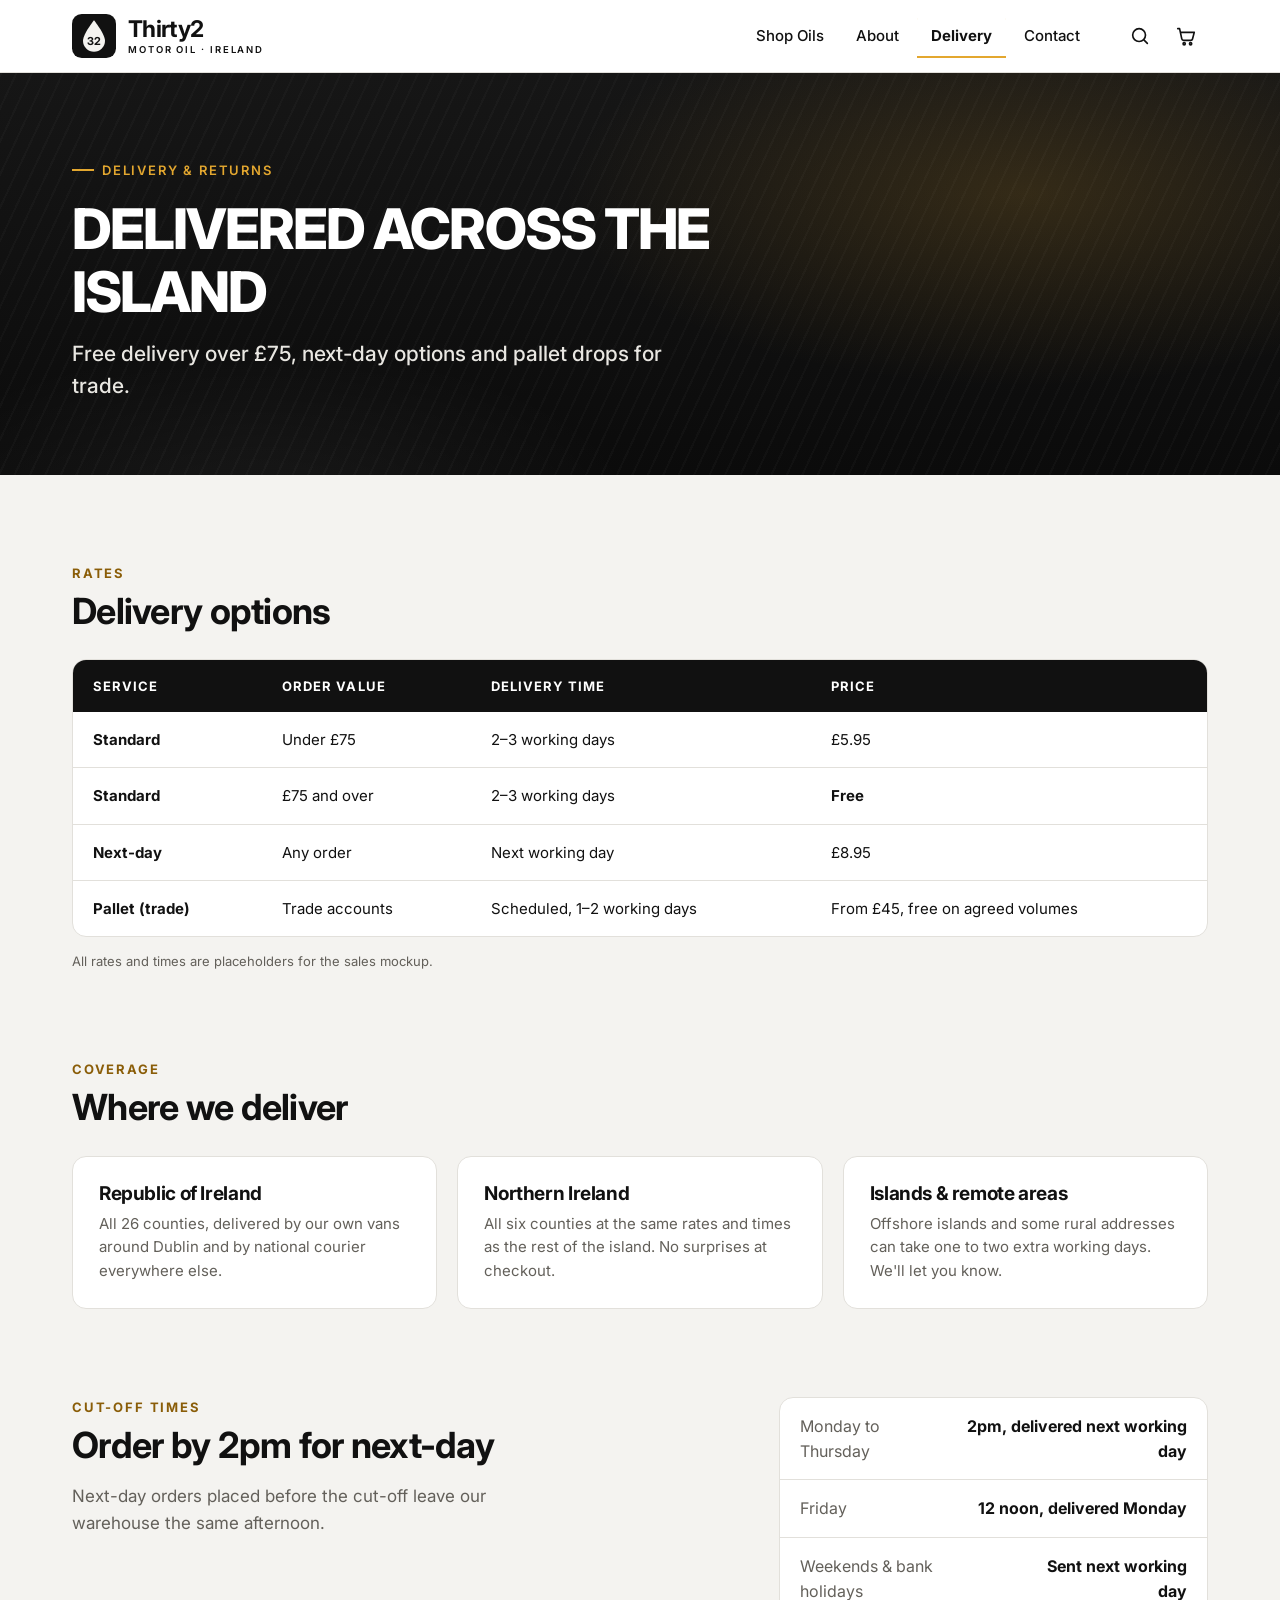
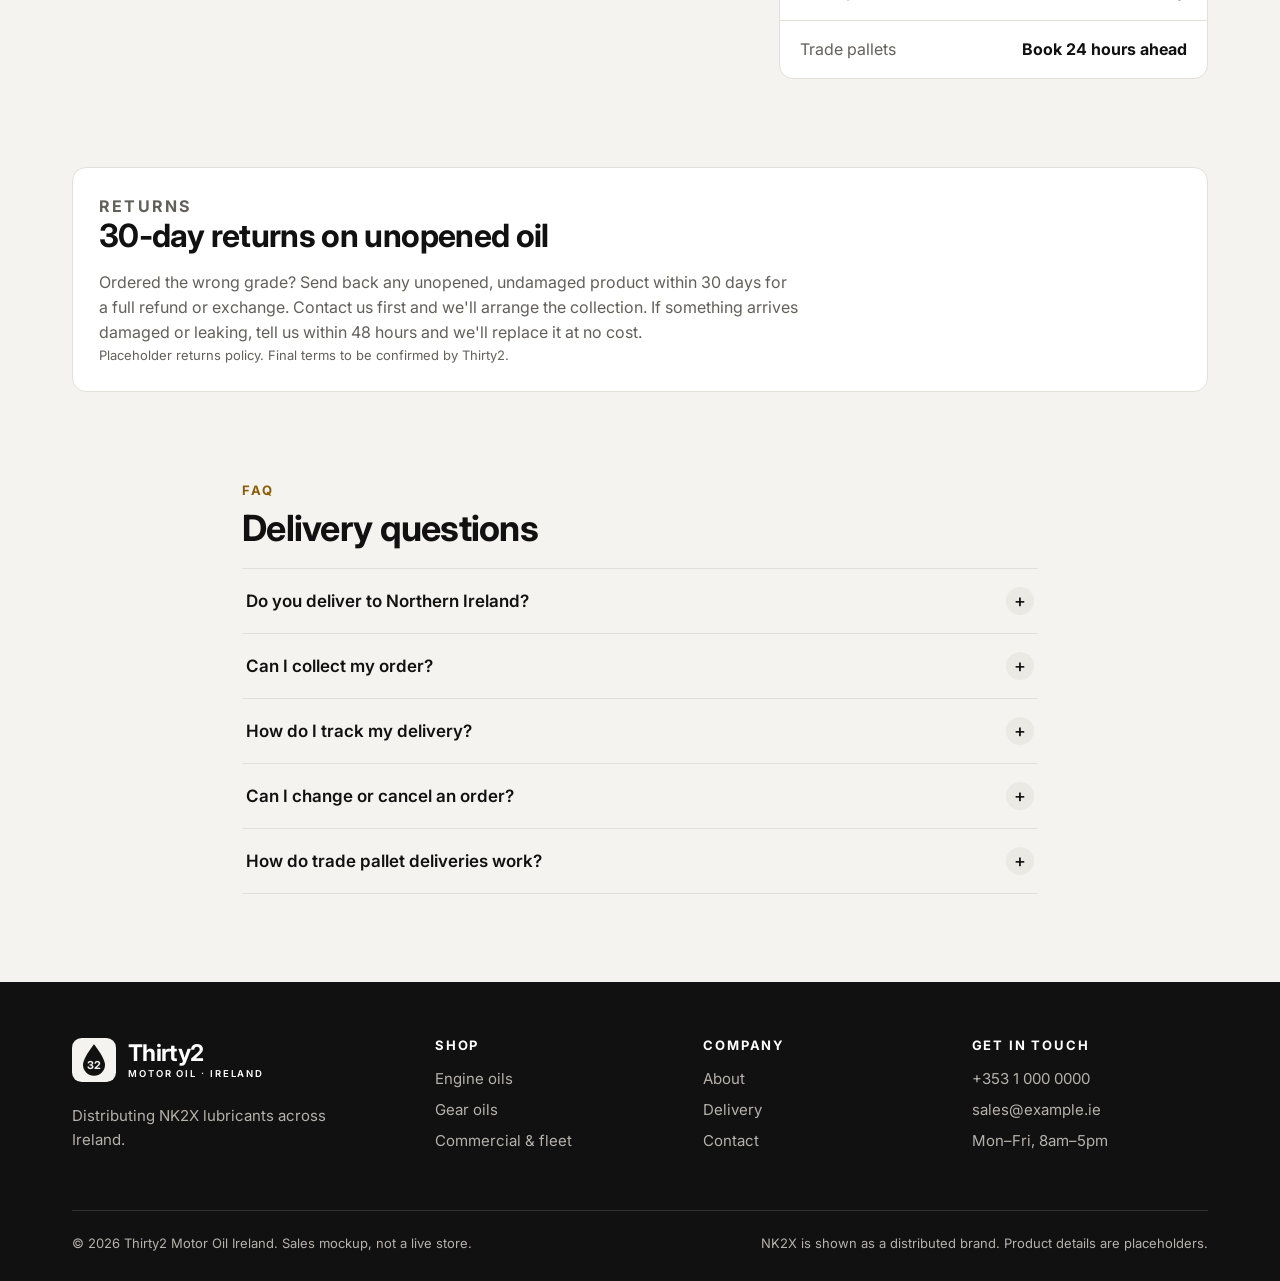
<file: delivery.html>
<!doctype html>
<html lang="en-IE">
<head>
  <meta charset="utf-8">
  <meta name="viewport" content="width=device-width, initial-scale=1">
  <title>Delivery and returns | Thirty2 Motor Oil Ireland</title>
  <meta name="description" content="Delivery rates, coverage, cut-off times and returns for Thirty2 NK2X orders. Sales mockup with placeholder terms.">
  <link rel="icon" href="assets/favicon.svg" type="image/svg+xml">
  <link rel="preconnect" href="https://fonts.googleapis.com">
  <link rel="preconnect" href="https://fonts.gstatic.com" crossorigin>
  <link href="https://fonts.googleapis.com/css2?family=Inter:wght@400;500;600;700;800&display=swap" rel="stylesheet">
  <link rel="stylesheet" href="css/styles.css">
</head>
<body>
  <a class="skip-link" href="#main">Skip to content</a>

  <!-- ===== Header (shared across pages) ===== -->
  <header class="site-header">
    <div class="wrap header-inner">
      <a class="brand" href="index.html" aria-label="Thirty2 Motor Oil Ireland, home">
        <svg class="brand-mark" viewBox="0 0 100 100" aria-hidden="true" focusable="false">
          <rect width="100" height="100" rx="22" fill="#111"/>
          <path d="M50 14C50 14 25 45 25 61a25 25 0 0 0 50 0C75 45 50 14 50 14Z" fill="#f4f3f0"/>
          <text x="50" y="71" text-anchor="middle" font-family="Inter, Arial, sans-serif" font-weight="700" font-size="25" fill="#111">32</text>
        </svg>
        <span class="brand-text"><span class="brand-name">Thirty2</span><span class="brand-tag">Motor Oil · Ireland</span></span>
      </a>

      <nav class="site-nav" id="site-nav" aria-label="Main">
        <ul>
          <li><a href="shop.html">Shop Oils</a></li>
          <li><a href="about.html">About</a></li>
          <li><a href="delivery.html" aria-current="page">Delivery</a></li>
          <li><a href="contact.html">Contact</a></li>
        </ul>
      </nav>

      <div class="header-actions">
        <button class="icon-btn" type="button" data-open-search aria-expanded="false" aria-controls="header-search" aria-label="Search products">
          <svg viewBox="0 0 24 24" aria-hidden="true"><circle cx="11" cy="11" r="7"/><path d="M20 20l-3.5-3.5"/></svg>
        </button>
        <button class="icon-btn" type="button" data-open-cart aria-label="Cart, 0 items">
          <svg viewBox="0 0 24 24" aria-hidden="true"><path d="M3 4h2l2.4 11.2a2 2 0 0 0 2 1.6h7.7a2 2 0 0 0 2-1.5L21 8H6.2"/><circle cx="10" cy="20.5" r="1.2"/><circle cx="17" cy="20.5" r="1.2"/></svg>
          <span class="badge" data-cart-count hidden>0</span>
        </button>
        <button class="icon-btn menu-toggle" type="button" aria-expanded="false" aria-controls="site-nav" aria-label="Open menu">
          <svg viewBox="0 0 24 24" aria-hidden="true"><path d="M4 7h16M4 12h16M4 17h16"/></svg>
        </button>
      </div>
    </div>
    <form class="header-search" id="header-search" action="shop.html" role="search" hidden>
      <div class="wrap">
        <label class="visually-hidden" for="q-header">Search NK2X oils</label>
        <input id="q-header" name="q" type="search" placeholder="Search by name or viscosity, e.g. 5W-30">
        <button class="btn btn-dark" type="submit">Search</button>
      </div>
    </form>
  </header>

  <main id="main">
    <section class="hero page-hero" aria-labelledby="page-title">
      <div class="wrap page-hero-inner">
        <p class="hero-kicker">Delivery &amp; returns</p>
        <h1 id="page-title">Delivered across the island</h1>
        <p class="hero-sub">Free delivery over £75, next-day options and pallet drops for trade.</p>
      </div>
    </section>

    <!-- ===== Rates ===== -->
    <section class="section" aria-labelledby="rates-title">
      <div class="wrap">
        <div class="section-head">
          <div>
            <p class="eyebrow">Rates</p>
            <h2 id="rates-title">Delivery options</h2>
          </div>
        </div>
        <div class="table-card">
          <table class="data-table">
            <caption class="visually-hidden">Delivery services, order values, delivery times and prices</caption>
            <thead>
              <tr><th scope="col">Service</th><th scope="col">Order value</th><th scope="col">Delivery time</th><th scope="col">Price</th></tr>
            </thead>
            <tbody>
              <tr><th scope="row">Standard</th><td data-label="Order value">Under £75</td><td data-label="Delivery time">2–3 working days</td><td data-label="Price">£5.95</td></tr>
              <tr><th scope="row">Standard</th><td data-label="Order value">£75 and over</td><td data-label="Delivery time">2–3 working days</td><td data-label="Price"><strong>Free</strong></td></tr>
              <tr><th scope="row">Next-day</th><td data-label="Order value">Any order</td><td data-label="Delivery time">Next working day</td><td data-label="Price">£8.95</td></tr>
              <tr><th scope="row">Pallet (trade)</th><td data-label="Order value">Trade accounts</td><td data-label="Delivery time">Scheduled, 1–2 working days</td><td data-label="Price">From £45, free on agreed volumes</td></tr>
            </tbody>
          </table>
        </div>
        <p class="placeholder-note">All rates and times are placeholders for the sales mockup.</p>
      </div>
    </section>

    <!-- ===== Coverage + cut-offs ===== -->
    <section class="section" style="padding-top:0" aria-labelledby="coverage-title">
      <div class="wrap">
        <div class="section-head">
          <div>
            <p class="eyebrow">Coverage</p>
            <h2 id="coverage-title">Where we deliver</h2>
          </div>
        </div>
        <div class="info-grid">
          <div class="info-card">
            <h3>Republic of Ireland</h3>
            <p>All 26 counties, delivered by our own vans around Dublin and by national courier everywhere else.</p>
          </div>
          <div class="info-card">
            <h3>Northern Ireland</h3>
            <p>All six counties at the same rates and times as the rest of the island. No surprises at checkout.</p>
          </div>
          <div class="info-card">
            <h3>Islands &amp; remote areas</h3>
            <p>Offshore islands and some rural addresses can take one to two extra working days. We'll let you know.</p>
          </div>
        </div>
      </div>
    </section>

    <section class="section" style="padding-top:0" aria-labelledby="cutoff-title">
      <div class="wrap split">
        <div>
          <p class="eyebrow">Cut-off times</p>
          <h2 id="cutoff-title">Order by 2pm for next-day</h2>
          <p class="lead">Next-day orders placed before the cut-off leave our warehouse the same afternoon.</p>
        </div>
        <ul class="cutoffs">
          <li><span>Monday to Thursday</span><strong>2pm, delivered next working day</strong></li>
          <li><span>Friday</span><strong>12 noon, delivered Monday</strong></li>
          <li><span>Weekends &amp; bank holidays</span><strong>Sent next working day</strong></li>
          <li><span>Trade pallets</span><strong>Book 24 hours ahead</strong></li>
        </ul>
      </div>
    </section>

    <!-- ===== Returns ===== -->
    <section class="section" style="padding-top:0" aria-labelledby="returns-title">
      <div class="wrap">
        <div class="info-card info-card-wide">
          <p class="eyebrow">Returns</p>
          <h2 id="returns-title">30-day returns on unopened oil</h2>
          <p>Ordered the wrong grade? Send back any unopened, undamaged product within 30 days for a full refund or exchange. Contact us first and we'll arrange the collection. If something arrives damaged or leaking, tell us within 48 hours and we'll replace it at no cost.</p>
          <p class="placeholder-note">Placeholder returns policy. Final terms to be confirmed by Thirty2.</p>
        </div>
      </div>
    </section>

    <!-- ===== FAQ ===== -->
    <section class="section" style="padding-top:0" aria-labelledby="faq-title">
      <div class="wrap faq-wrap">
        <p class="eyebrow">FAQ</p>
        <h2 id="faq-title">Delivery questions</h2>
        <div class="faq">
          <details>
            <summary>Do you deliver to Northern Ireland?</summary>
            <p>Yes. We deliver to all 32 counties on the island of Ireland at the same rates.</p>
          </details>
          <details>
            <summary>Can I collect my order?</summary>
            <p>Trade customers can arrange collection from our warehouse. Call us to book a time.</p>
          </details>
          <details>
            <summary>How do I track my delivery?</summary>
            <p>You'll get an email with a tracking link as soon as your order leaves the warehouse.</p>
          </details>
          <details>
            <summary>Can I change or cancel an order?</summary>
            <p>If it hasn't left the warehouse yet, yes. Ring or email us as soon as possible with your order number.</p>
          </details>
          <details>
            <summary>How do trade pallet deliveries work?</summary>
            <p>Trade account holders can book scheduled pallet drops. Ask about free delivery on agreed monthly volumes on our <a href="contact.html">contact page</a>.</p>
          </details>
        </div>
      </div>
    </section>
  </main>

  <!-- ===== Footer (shared across pages) ===== -->
  <footer class="site-footer">
    <div class="wrap">
      <div class="footer-grid">
        <div class="footer-brand">
          <a class="brand" href="index.html" aria-label="Thirty2 Motor Oil Ireland, home">
            <svg class="brand-mark" viewBox="0 0 100 100" aria-hidden="true" focusable="false">
              <rect width="100" height="100" rx="22"/>
              <path d="M50 14C50 14 25 45 25 61a25 25 0 0 0 50 0C75 45 50 14 50 14Z"/>
              <text x="50" y="71" text-anchor="middle" font-family="Inter, Arial, sans-serif" font-weight="700" font-size="25">32</text>
            </svg>
            <span class="brand-text"><span class="brand-name">Thirty2</span><span class="brand-tag">Motor Oil · Ireland</span></span>
          </a>
          <p>Distributing NK2X lubricants across Ireland.</p>
        </div>
        <div>
          <h2>Shop</h2>
          <ul>
            <li><a href="shop.html?cat=engine">Engine oils</a></li>
            <li><a href="shop.html?cat=gear">Gear oils</a></li>
            <li><a href="shop.html?cat=commercial">Commercial &amp; fleet</a></li>
          </ul>
        </div>
        <div>
          <h2>Company</h2>
          <ul>
            <li><a href="about.html">About</a></li>
            <li><a href="delivery.html">Delivery</a></li>
            <li><a href="contact.html">Contact</a></li>
          </ul>
        </div>
        <div>
          <h2>Get in touch</h2>
          <ul>
            <li><a href="tel:+35310000000">+353 1 000 0000</a></li>
            <li><a href="mailto:sales@example.ie">sales@example.ie</a></li>
            <li>Mon–Fri, 8am–5pm</li>
          </ul>
        </div>
      </div>
      <div class="footer-base">
        <span>© <span id="year">2026</span> Thirty2 Motor Oil Ireland. Sales mockup, not a live store.</span>
        <span>NK2X is shown as a distributed brand. Product details are placeholders.</span>
      </div>
    </div>
  </footer>

  <script src="js/products.js"></script>
  <script src="js/main.js"></script>
</body>
</html>
</file>
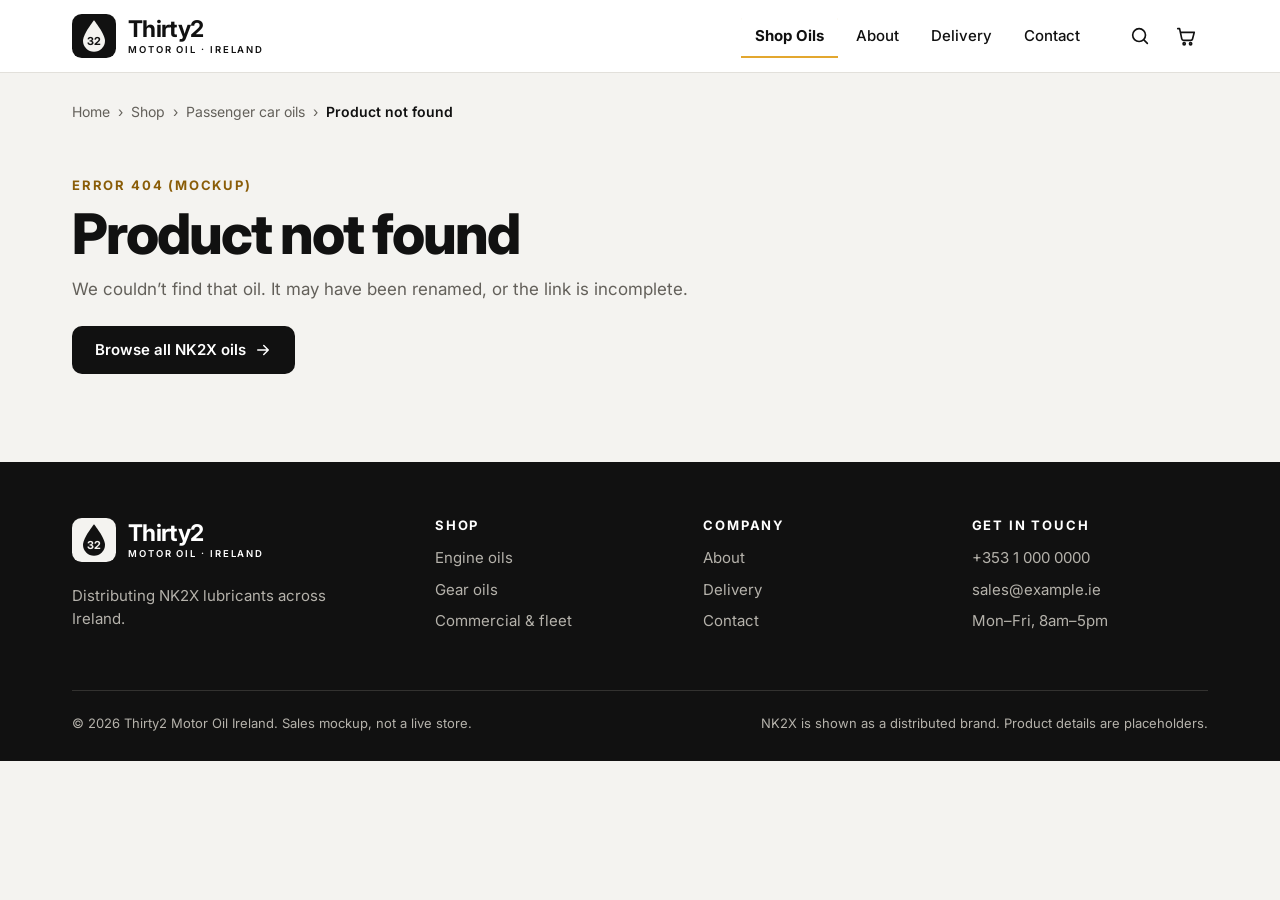
<file: product.html>
<!doctype html>
<html lang="en-IE">
<head>
  <meta charset="utf-8">
  <meta name="viewport" content="width=device-width, initial-scale=1">
  <title>NK2X oil | Thirty2 Motor Oil Ireland</title>
  <meta name="description" content="NK2X lubricant details, pack sizes and specifications. Sales mockup with placeholder data.">
  <link rel="icon" href="assets/favicon.svg" type="image/svg+xml">
  <link rel="preconnect" href="https://fonts.googleapis.com">
  <link rel="preconnect" href="https://fonts.gstatic.com" crossorigin>
  <link href="https://fonts.googleapis.com/css2?family=Inter:wght@400;500;600;700;800&display=swap" rel="stylesheet">
  <link rel="stylesheet" href="css/styles.css">
</head>
<body>
  <a class="skip-link" href="#main">Skip to content</a>

  <!-- ===== Header (shared across pages) ===== -->
  <header class="site-header">
    <div class="wrap header-inner">
      <a class="brand" href="index.html" aria-label="Thirty2 Motor Oil Ireland, home">
        <svg class="brand-mark" viewBox="0 0 100 100" aria-hidden="true" focusable="false">
          <rect width="100" height="100" rx="22" fill="#111"/>
          <path d="M50 14C50 14 25 45 25 61a25 25 0 0 0 50 0C75 45 50 14 50 14Z" fill="#f4f3f0"/>
          <text x="50" y="71" text-anchor="middle" font-family="Inter, Arial, sans-serif" font-weight="700" font-size="25" fill="#111">32</text>
        </svg>
        <span class="brand-text"><span class="brand-name">Thirty2</span><span class="brand-tag">Motor Oil · Ireland</span></span>
      </a>

      <nav class="site-nav" id="site-nav" aria-label="Main">
        <ul>
          <li><a href="shop.html" aria-current="page">Shop Oils</a></li>
          <li><a href="about.html">About</a></li>
          <li><a href="delivery.html">Delivery</a></li>
          <li><a href="contact.html">Contact</a></li>
        </ul>
      </nav>

      <div class="header-actions">
        <button class="icon-btn" type="button" data-open-search aria-expanded="false" aria-controls="header-search" aria-label="Search products">
          <svg viewBox="0 0 24 24" aria-hidden="true"><circle cx="11" cy="11" r="7"/><path d="M20 20l-3.5-3.5"/></svg>
        </button>
        <button class="icon-btn" type="button" data-open-cart aria-label="Cart, 0 items">
          <svg viewBox="0 0 24 24" aria-hidden="true"><path d="M3 4h2l2.4 11.2a2 2 0 0 0 2 1.6h7.7a2 2 0 0 0 2-1.5L21 8H6.2"/><circle cx="10" cy="20.5" r="1.2"/><circle cx="17" cy="20.5" r="1.2"/></svg>
          <span class="badge" data-cart-count hidden>0</span>
        </button>
        <button class="icon-btn menu-toggle" type="button" aria-expanded="false" aria-controls="site-nav" aria-label="Open menu">
          <svg viewBox="0 0 24 24" aria-hidden="true"><path d="M4 7h16M4 12h16M4 17h16"/></svg>
        </button>
      </div>
    </div>
    <form class="header-search" id="header-search" action="shop.html" role="search" hidden>
      <div class="wrap">
        <label class="visually-hidden" for="q-header">Search NK2X oils</label>
        <input id="q-header" name="q" type="search" placeholder="Search by name or viscosity, e.g. 5W-30">
        <button class="btn btn-dark" type="submit">Search</button>
      </div>
    </form>
  </header>

  <main id="main">
    <div class="page-head page-head-tight">
      <div class="wrap">
        <nav class="breadcrumb" aria-label="Breadcrumb">
          <ol>
            <li><a href="index.html">Home</a></li>
            <li><a href="shop.html">Shop</a></li>
            <li><a href="shop.html">Passenger car oils</a></li>
            <li><span aria-current="page" id="crumb-current">Product</span></li>
          </ol>
        </nav>
      </div>
    </div>

    <!-- Product detail is rendered by js/product.js from ?id= -->
    <div id="product-root">
      <div class="wrap section-tight">
        <p>Loading product…</p>
      </div>
    </div>
  </main>

  <!-- ===== Footer (shared across pages) ===== -->
  <footer class="site-footer">
    <div class="wrap">
      <div class="footer-grid">
        <div class="footer-brand">
          <a class="brand" href="index.html" aria-label="Thirty2 Motor Oil Ireland, home">
            <svg class="brand-mark" viewBox="0 0 100 100" aria-hidden="true" focusable="false">
              <rect width="100" height="100" rx="22"/>
              <path d="M50 14C50 14 25 45 25 61a25 25 0 0 0 50 0C75 45 50 14 50 14Z"/>
              <text x="50" y="71" text-anchor="middle" font-family="Inter, Arial, sans-serif" font-weight="700" font-size="25">32</text>
            </svg>
            <span class="brand-text"><span class="brand-name">Thirty2</span><span class="brand-tag">Motor Oil · Ireland</span></span>
          </a>
          <p>Distributing NK2X lubricants across Ireland.</p>
        </div>
        <div>
          <h2>Shop</h2>
          <ul>
            <li><a href="shop.html?cat=engine">Engine oils</a></li>
            <li><a href="shop.html?cat=gear">Gear oils</a></li>
            <li><a href="shop.html?cat=commercial">Commercial &amp; fleet</a></li>
          </ul>
        </div>
        <div>
          <h2>Company</h2>
          <ul>
            <li><a href="about.html">About</a></li>
            <li><a href="delivery.html">Delivery</a></li>
            <li><a href="contact.html">Contact</a></li>
          </ul>
        </div>
        <div>
          <h2>Get in touch</h2>
          <ul>
            <li><a href="tel:+35310000000">+353 1 000 0000</a></li>
            <li><a href="mailto:sales@example.ie">sales@example.ie</a></li>
            <li>Mon–Fri, 8am–5pm</li>
          </ul>
        </div>
      </div>
      <div class="footer-base">
        <span>© <span id="year">2026</span> Thirty2 Motor Oil Ireland. Sales mockup, not a live store.</span>
        <span>NK2X is shown as a distributed brand. Product details are placeholders.</span>
      </div>
    </div>
  </footer>

  <script src="js/products.js"></script>
  <script src="js/main.js"></script>
  <script src="js/product.js"></script>
</body>
</html>
</file>
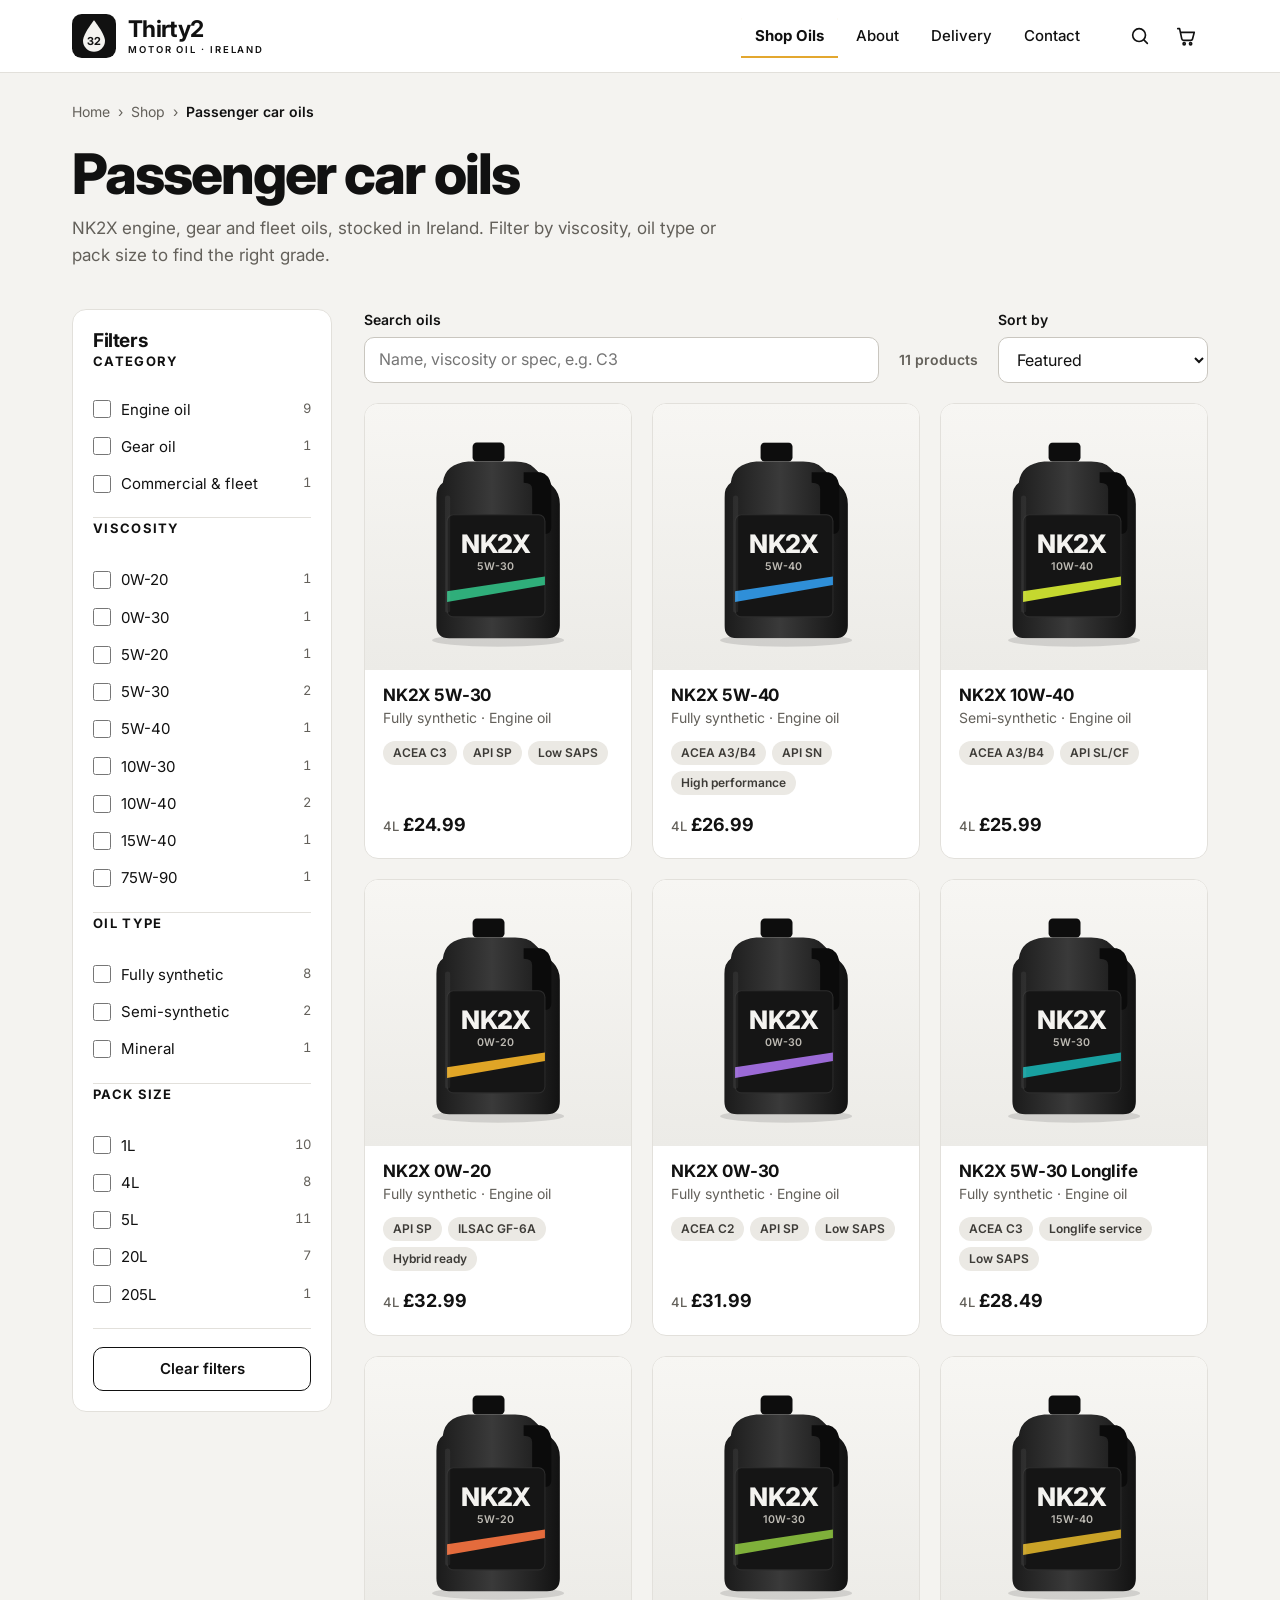
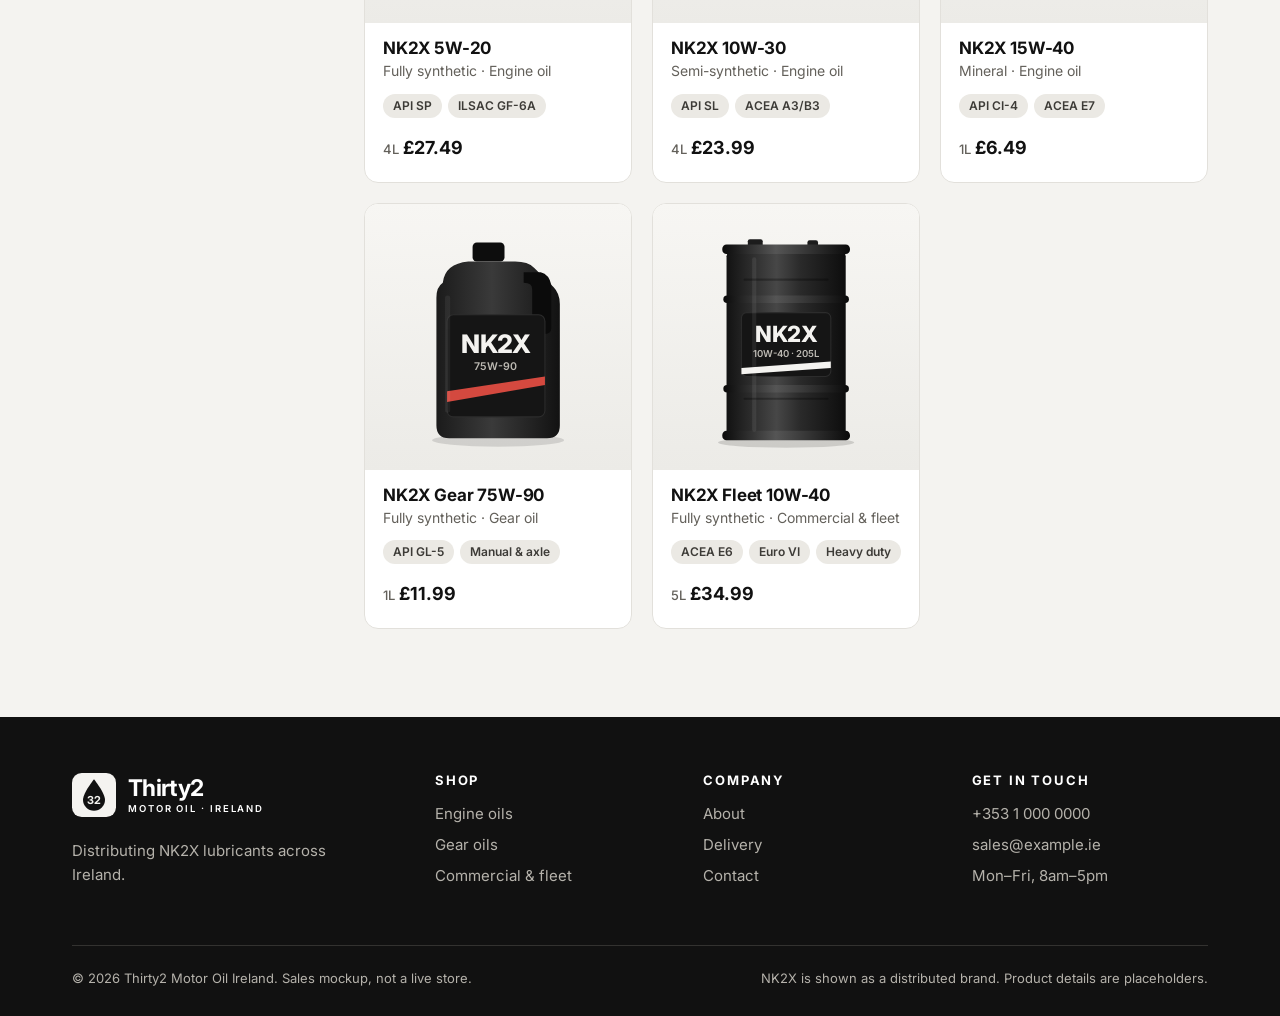
<file: shop.html>
<!doctype html>
<html lang="en-IE">
<head>
  <meta charset="utf-8">
  <meta name="viewport" content="width=device-width, initial-scale=1">
  <title>Passenger car oils | Thirty2 Motor Oil Ireland</title>
  <meta name="description" content="Browse NK2X engine, gear and fleet oils by viscosity, oil type and pack size. Sales mockup with placeholder data.">
  <link rel="icon" href="assets/favicon.svg" type="image/svg+xml">
  <link rel="preconnect" href="https://fonts.googleapis.com">
  <link rel="preconnect" href="https://fonts.gstatic.com" crossorigin>
  <link href="https://fonts.googleapis.com/css2?family=Inter:wght@400;500;600;700;800&display=swap" rel="stylesheet">
  <link rel="stylesheet" href="css/styles.css">
</head>
<body>
  <a class="skip-link" href="#main">Skip to content</a>

  <!-- ===== Header (shared across pages) ===== -->
  <header class="site-header">
    <div class="wrap header-inner">
      <a class="brand" href="index.html" aria-label="Thirty2 Motor Oil Ireland, home">
        <svg class="brand-mark" viewBox="0 0 100 100" aria-hidden="true" focusable="false">
          <rect width="100" height="100" rx="22" fill="#111"/>
          <path d="M50 14C50 14 25 45 25 61a25 25 0 0 0 50 0C75 45 50 14 50 14Z" fill="#f4f3f0"/>
          <text x="50" y="71" text-anchor="middle" font-family="Inter, Arial, sans-serif" font-weight="700" font-size="25" fill="#111">32</text>
        </svg>
        <span class="brand-text"><span class="brand-name">Thirty2</span><span class="brand-tag">Motor Oil · Ireland</span></span>
      </a>

      <nav class="site-nav" id="site-nav" aria-label="Main">
        <ul>
          <li><a href="shop.html" aria-current="page">Shop Oils</a></li>
          <li><a href="about.html">About</a></li>
          <li><a href="delivery.html">Delivery</a></li>
          <li><a href="contact.html">Contact</a></li>
        </ul>
      </nav>

      <div class="header-actions">
        <button class="icon-btn" type="button" data-open-search aria-expanded="false" aria-controls="header-search" aria-label="Search products">
          <svg viewBox="0 0 24 24" aria-hidden="true"><circle cx="11" cy="11" r="7"/><path d="M20 20l-3.5-3.5"/></svg>
        </button>
        <button class="icon-btn" type="button" data-open-cart aria-label="Cart, 0 items">
          <svg viewBox="0 0 24 24" aria-hidden="true"><path d="M3 4h2l2.4 11.2a2 2 0 0 0 2 1.6h7.7a2 2 0 0 0 2-1.5L21 8H6.2"/><circle cx="10" cy="20.5" r="1.2"/><circle cx="17" cy="20.5" r="1.2"/></svg>
          <span class="badge" data-cart-count hidden>0</span>
        </button>
        <button class="icon-btn menu-toggle" type="button" aria-expanded="false" aria-controls="site-nav" aria-label="Open menu">
          <svg viewBox="0 0 24 24" aria-hidden="true"><path d="M4 7h16M4 12h16M4 17h16"/></svg>
        </button>
      </div>
    </div>
    <form class="header-search" id="header-search" action="shop.html" role="search" hidden>
      <div class="wrap">
        <label class="visually-hidden" for="q-header">Search NK2X oils</label>
        <input id="q-header" name="q" type="search" placeholder="Search by name or viscosity, e.g. 5W-30">
        <button class="btn btn-dark" type="submit">Search</button>
      </div>
    </form>
  </header>

  <main id="main">
    <!-- ===== Category header ===== -->
    <div class="page-head">
      <div class="wrap">
        <nav class="breadcrumb" aria-label="Breadcrumb">
          <ol>
            <li><a href="index.html">Home</a></li>
            <li><a href="shop.html">Shop</a></li>
            <li><span aria-current="page">Passenger car oils</span></li>
          </ol>
        </nav>
        <h1 class="page-title">Passenger car oils</h1>
        <p class="page-intro">NK2X engine, gear and fleet oils, stocked in Ireland. Filter by viscosity, oil type or pack size to find the right grade.</p>
      </div>
    </div>

    <!-- ===== Filters + results ===== -->
    <div class="wrap shop-layout">
      <button class="btn btn-outline filters-toggle" type="button" aria-expanded="false" aria-controls="filters">
        <svg viewBox="0 0 24 24" aria-hidden="true"><path d="M4 6h16M7 12h10M10 18h4"/></svg>
        Filters <span class="filters-active" data-filter-count hidden></span>
      </button>

      <aside class="filters" id="filters" aria-labelledby="filters-title">
        <div class="filters-head">
          <h2 id="filters-title">Filters</h2>
        </div>
        <form id="filter-form" class="filters-form">
          <!-- Filter groups are built from the catalogue in js/shop.js -->
        </form>
        <button class="btn btn-outline btn-block" type="button" data-clear-filters>Clear filters</button>
      </aside>

      <div class="shop-results">
        <div class="shop-toolbar">
          <div class="field shop-search">
            <label for="shop-q">Search oils</label>
            <input id="shop-q" type="search" placeholder="Name, viscosity or spec, e.g. C3" autocomplete="off">
          </div>
          <p class="result-count" id="result-count" aria-live="polite">11 products</p>
          <div class="field shop-sort">
            <label for="sort">Sort by</label>
            <select id="sort">
              <option value="featured">Featured</option>
              <option value="price-asc">Price low–high</option>
              <option value="price-desc">Price high–low</option>
              <option value="name">Name A–Z</option>
            </select>
          </div>
        </div>

        <div class="shop-grid" id="shop-grid"></div>

        <div class="empty-state" id="empty-state" hidden>
          <h2>No oils match those filters</h2>
          <p>Try removing a filter or searching for a viscosity such as 5W-30.</p>
          <button class="btn btn-dark" type="button" data-clear-filters>Clear filters</button>
        </div>
      </div>
    </div>
  </main>

  <!-- ===== Footer (shared across pages) ===== -->
  <footer class="site-footer">
    <div class="wrap">
      <div class="footer-grid">
        <div class="footer-brand">
          <a class="brand" href="index.html" aria-label="Thirty2 Motor Oil Ireland, home">
            <svg class="brand-mark" viewBox="0 0 100 100" aria-hidden="true" focusable="false">
              <rect width="100" height="100" rx="22"/>
              <path d="M50 14C50 14 25 45 25 61a25 25 0 0 0 50 0C75 45 50 14 50 14Z"/>
              <text x="50" y="71" text-anchor="middle" font-family="Inter, Arial, sans-serif" font-weight="700" font-size="25">32</text>
            </svg>
            <span class="brand-text"><span class="brand-name">Thirty2</span><span class="brand-tag">Motor Oil · Ireland</span></span>
          </a>
          <p>Distributing NK2X lubricants across Ireland.</p>
        </div>
        <div>
          <h2>Shop</h2>
          <ul>
            <li><a href="shop.html?cat=engine">Engine oils</a></li>
            <li><a href="shop.html?cat=gear">Gear oils</a></li>
            <li><a href="shop.html?cat=commercial">Commercial &amp; fleet</a></li>
          </ul>
        </div>
        <div>
          <h2>Company</h2>
          <ul>
            <li><a href="about.html">About</a></li>
            <li><a href="delivery.html">Delivery</a></li>
            <li><a href="contact.html">Contact</a></li>
          </ul>
        </div>
        <div>
          <h2>Get in touch</h2>
          <ul>
            <li><a href="tel:+35310000000">+353 1 000 0000</a></li>
            <li><a href="mailto:sales@example.ie">sales@example.ie</a></li>
            <li>Mon–Fri, 8am–5pm</li>
          </ul>
        </div>
      </div>
      <div class="footer-base">
        <span>© <span id="year">2026</span> Thirty2 Motor Oil Ireland. Sales mockup, not a live store.</span>
        <span>NK2X is shown as a distributed brand. Product details are placeholders.</span>
      </div>
    </div>
  </footer>

  <script src="js/products.js"></script>
  <script src="js/main.js"></script>
  <script src="js/shop.js"></script>
</body>
</html>
</file>
<file: css/styles.css>
/* =========================================================
   Thirty2 Motor Oil Ireland: mockup styles
   ========================================================= */

:root {
  --ink: #111111;
  --ink-2: #1a1a1a;
  --ink-3: #262626;
  --paper: #f4f3f0;
  --white: #ffffff;
  --line: #e2e0db;
  --line-dark: #333230;
  --grey-100: #ebe9e4;
  --grey-300: #c9c6bf;
  --grey-500: #63605a;   /* 5.6:1 on --paper */
  --grey-on-dark: #b5b2ab; /* 8.8:1 on --ink */
  --amber: #e3a72f;
  --amber-deep: #8a5d08; /* text-safe amber on light (5.5:1 on white) */
  --radius-sm: 8px;
  --radius: 14px;
  --radius-lg: 22px;
  --shadow: 0 1px 2px rgba(17,17,17,.06), 0 6px 24px rgba(17,17,17,.06);
  --font: "Inter", system-ui, -apple-system, "Segoe UI", Roboto, Arial, sans-serif;
  --wrap: 1200px;
  --gutter: clamp(16px, 4vw, 32px);
  --header-h: 72px;
}

*, *::before, *::after { box-sizing: border-box; }
[hidden] { display: none !important; }
html { -webkit-text-size-adjust: 100%; scroll-behavior: smooth; }
@media (prefers-reduced-motion: reduce) {
  html { scroll-behavior: auto; }
  *, *::before, *::after { transition-duration: .01ms !important; animation-duration: .01ms !important; }
}
body {
  margin: 0;
  font-family: var(--font);
  font-size: 16px;
  line-height: 1.55;
  color: var(--ink);
  background: var(--paper);
  -webkit-font-smoothing: antialiased;
}
img, svg { display: block; max-width: 100%; }
a { color: inherit; }
h1, h2, h3, h4 { line-height: 1.12; letter-spacing: -.02em; margin: 0 0 .5em; }
p { margin: 0 0 1em; }
button, input, select, textarea { font: inherit; color: inherit; }

.visually-hidden {
  position: absolute !important; width: 1px; height: 1px; padding: 0; margin: -1px;
  overflow: hidden; clip: rect(0 0 0 0); white-space: nowrap; border: 0;
}
.skip-link {
  position: absolute; left: 12px; top: -60px; z-index: 100;
  background: var(--ink); color: var(--white); padding: 10px 16px; border-radius: var(--radius-sm);
  text-decoration: none; font-weight: 600;
}
.skip-link:focus { top: 12px; }

:focus-visible { outline: 3px solid var(--amber); outline-offset: 2px; border-radius: 4px; }

.wrap { width: 100%; max-width: var(--wrap); margin: 0 auto; padding: 0 var(--gutter); }

/* ---------- Buttons ---------- */
.btn {
  display: inline-flex; align-items: center; justify-content: center; gap: .55em;
  min-height: 48px; padding: 0 22px; border-radius: 10px; border: 1px solid transparent;
  font-weight: 600; font-size: 15px; text-decoration: none; cursor: pointer;
  transition: background-color .15s, color .15s, transform .15s, border-color .15s;
}
.btn svg { width: 18px; height: 18px; fill: none; stroke: currentColor; stroke-width: 2; stroke-linecap: round; stroke-linejoin: round; transition: transform .15s; }
.btn:hover svg { transform: translateX(3px); }
.btn-light { background: var(--paper); color: var(--ink); }
.btn-light:hover { background: var(--white); }
.btn-dark { background: var(--ink); color: var(--white); }
.btn-dark:hover { background: #2a2a2a; }
.btn-dark:disabled { background: #6f6d68; cursor: not-allowed; }
.btn-outline { border-color: var(--ink); background: transparent; color: var(--ink); }
.btn-outline:hover { background: var(--ink); color: var(--white); }
.btn-block { width: 100%; }

.icon-btn {
  position: relative; display: inline-grid; place-items: center;
  width: 44px; height: 44px; border-radius: 10px; border: 0; background: transparent; cursor: pointer;
  color: inherit;
}
.icon-btn:hover { background: var(--grey-100); }
.icon-btn svg { width: 22px; height: 22px; fill: none; stroke: currentColor; stroke-width: 1.8; stroke-linecap: round; stroke-linejoin: round; }
.badge {
  position: absolute; top: 4px; right: 2px; min-width: 18px; height: 18px; padding: 0 5px;
  border-radius: 9px; background: var(--amber); color: var(--ink);
  font-size: 11px; font-weight: 700; line-height: 18px; text-align: center;
}

/* ---------- Brand lockup ---------- */
.brand { display: inline-flex; align-items: center; gap: 12px; text-decoration: none; color: var(--ink); }
.brand-mark { width: 44px; height: 44px; flex: none; }
.brand-text { display: flex; flex-direction: column; line-height: 1; }
.brand-name { font-weight: 700; font-size: 23px; letter-spacing: -.03em; }
.brand-tag { font-size: 9.5px; font-weight: 600; letter-spacing: .2em; text-transform: uppercase; margin-top: 4px; }

/* ---------- Header ---------- */
.site-header {
  position: sticky; top: 0; z-index: 40;
  background: var(--white);
  border-bottom: 1px solid var(--line);
}
.header-inner { display: flex; align-items: center; gap: 24px; height: var(--header-h); }
.site-nav { margin-left: auto; }
.site-nav ul { display: flex; gap: 4px; list-style: none; margin: 0; padding: 0; }
.site-nav a {
  display: block; padding: 10px 14px; border-radius: 8px;
  font-size: 15px; font-weight: 500; text-decoration: none; color: var(--ink);
}
.site-nav a:hover { background: var(--grey-100); }
.site-nav a[aria-current="page"] { font-weight: 700; box-shadow: inset 0 -2px 0 var(--amber); border-radius: 8px 8px 0 0; }
.header-actions { display: flex; align-items: center; gap: 2px; }
.menu-toggle { display: none; }

.header-search { border-top: 1px solid var(--line); background: var(--white); }
.header-search .wrap { display: flex; gap: 8px; padding-top: 12px; padding-bottom: 12px; }
.header-search input {
  flex: 1; min-height: 46px; padding: 0 16px; border: 1px solid var(--grey-300); border-radius: 10px; background: var(--paper);
}

@media (max-width: 899px) {
  :root { --header-h: 64px; }
  .menu-toggle { display: inline-grid; }
  .header-inner { gap: 8px; }
  .header-actions { margin-left: auto; }
  .site-nav {
    position: fixed; inset: var(--header-h) 0 0 0; margin: 0;
    background: var(--white); padding: 12px var(--gutter) 32px;
    transform: translateY(-8px); opacity: 0; visibility: hidden;
    transition: opacity .2s, transform .2s, visibility .2s;
    overflow-y: auto;
  }
  .menu-open .site-nav { transform: none; opacity: 1; visibility: visible; }
  .menu-open { overflow: hidden; }
  .site-nav ul { flex-direction: column; gap: 0; }
  .site-nav li { border-bottom: 1px solid var(--line); }
  .site-nav a { padding: 18px 4px; font-size: 20px; font-weight: 600; border-radius: 0; }
  .site-nav a[aria-current="page"] { box-shadow: inset 3px 0 0 var(--amber); padding-left: 14px; border-radius: 0; }
  .brand-mark { width: 38px; height: 38px; }
  .brand-name { font-size: 20px; }
  .brand-tag { font-size: 8.5px; }
}
@media (max-width: 420px) {
  .header-actions .icon-btn[data-open-search] { display: none; }
}

/* ---------- Hero ---------- */
.hero {
  position: relative; overflow: hidden; isolation: isolate;
  background: var(--ink); color: var(--white);
}
.hero::before { /* engine-bay texture */
  content: ""; position: absolute; inset: 0; z-index: -2;
  background:
    radial-gradient(60% 80% at 80% 30%, rgba(227,167,47,.16), transparent 60%),
    radial-gradient(50% 70% at 20% 110%, rgba(255,255,255,.06), transparent 60%),
    repeating-linear-gradient(115deg, rgba(255,255,255,.025) 0 2px, transparent 2px 14px),
    linear-gradient(180deg, #161616, #0b0b0b);
}
.hero-engine { position: absolute; inset: 0; z-index: -1; opacity: .5; pointer-events: none; }
.hero-engine svg { width: 100%; height: 100%; }
.hero-inner {
  display: grid; grid-template-columns: 1.1fr .9fr; align-items: center; gap: 24px;
  min-height: 460px; padding-top: 56px; padding-bottom: 56px;
}
.hero-kicker {
  display: inline-flex; align-items: center; gap: 8px;
  font-size: 13px; font-weight: 600; letter-spacing: .14em; text-transform: uppercase; color: var(--amber);
  margin-bottom: 18px;
}
.hero-kicker::before { content: ""; width: 22px; height: 2px; background: currentColor; }
.hero h1 { font-size: clamp(38px, 6vw, 68px); font-weight: 800; letter-spacing: -.035em; text-transform: uppercase; margin-bottom: 14px; }
.hero-sub { font-size: clamp(18px, 2.2vw, 24px); color: #e9e7e2; margin-bottom: 32px; font-weight: 500; }
.hero-actions { display: flex; flex-wrap: wrap; gap: 12px; }
.hero-actions .btn-ghost { color: var(--white); border-color: rgba(255,255,255,.35); background: transparent; }
.hero-actions .btn-ghost:hover { border-color: var(--white); background: rgba(255,255,255,.06); }
.hero-art { position: relative; align-self: stretch; min-height: 320px; }
.hero-art svg { position: absolute; right: -40px; top: -56px; height: calc(100% + 112px); width: auto; max-width: none; }

@media (max-width: 760px) {
  .hero-inner { grid-template-columns: 1fr 120px; min-height: 0; padding-top: 40px; padding-bottom: 40px; gap: 0; }
  .hero-art { min-height: 260px; }
  .hero-art svg { right: -70px; top: -40px; height: calc(100% + 80px); }
  .hero-actions .btn-ghost { display: none; }
}

/* ---------- Trust strip ---------- */
.strip { background: var(--ink-2); color: var(--grey-on-dark); border-top: 1px solid var(--line-dark); }
.strip ul { display: flex; flex-wrap: wrap; justify-content: space-between; gap: 12px 28px; list-style: none; margin: 0 auto; padding-top: 16px; padding-bottom: 16px; font-size: 14px; }
.strip li { display: flex; align-items: center; gap: 10px; }
.strip svg { width: 20px; height: 20px; fill: none; stroke: var(--amber); stroke-width: 1.8; stroke-linecap: round; stroke-linejoin: round; }
@media (max-width: 760px) { .strip ul { justify-content: flex-start; } .strip li:nth-child(n+3) { display: none; } }

/* ---------- Sections ---------- */
.section { padding: clamp(48px, 7vw, 88px) 0; }
.section-head { display: flex; align-items: end; justify-content: space-between; gap: 16px; margin-bottom: 28px; }
.section-head h2 { font-size: clamp(26px, 3.2vw, 36px); margin: 0; }
.eyebrow { font-size: 13px; font-weight: 700; letter-spacing: .14em; text-transform: uppercase; color: var(--amber-deep); margin: 0 0 8px; }
.text-link { font-weight: 600; text-decoration: none; display: inline-flex; gap: 6px; align-items: center; white-space: nowrap; }
.text-link:hover { text-decoration: underline; text-underline-offset: 4px; }

/* ---------- Home: products + tiles ---------- */
.home-grid { display: grid; grid-template-columns: 3fr 1fr; gap: 20px; align-items: stretch; }
.product-row { display: grid; grid-template-columns: repeat(3, 1fr); gap: 20px; }

.p-card {
  position: relative; display: flex; flex-direction: column;
  background: var(--white); border: 1px solid var(--line); border-radius: var(--radius);
  overflow: hidden; transition: box-shadow .2s, transform .2s;
}
.p-card:hover { box-shadow: var(--shadow); transform: translateY(-2px); }
.p-card-media {
  display: grid; place-items: center; aspect-ratio: 1 / 1; padding: 12% 18% 8%;
  background: linear-gradient(180deg, #f7f6f3, #ecebe7);
}
.p-card-media .jug { width: 100%; height: 100%; }
.p-card-body { padding: 16px 18px 20px; display: flex; flex-direction: column; gap: 2px; flex: 1; }
.p-card-title { font-size: 17px; font-weight: 700; margin: 0; letter-spacing: -.01em; }
.p-card-title a { text-decoration: none; }
.p-card-title a::after { content: ""; position: absolute; inset: 0; } /* whole card clickable */
.p-card-type { font-size: 14px; color: var(--grey-500); margin: 0; }
.p-card-price { margin: 10px 0 0; font-weight: 700; font-size: 18px; }
.p-card-price small { font-weight: 500; font-size: 13px; color: var(--grey-500); margin-right: 4px; }

.tiles { display: grid; grid-template-rows: repeat(3, 1fr); gap: 12px; }
.tile {
  position: relative; isolation: isolate; overflow: hidden;
  display: flex; align-items: end; min-height: 110px; padding: 18px;
  border-radius: var(--radius); background: var(--ink); color: var(--white);
  text-decoration: none; font-weight: 700; font-size: 18px; letter-spacing: -.01em;
}
.tile-art { position: absolute; inset: 0; z-index: -1; transition: transform .4s; }
.tile-art svg { width: 100%; height: 100%; }
.tile::after { content: ""; position: absolute; inset: 0; z-index: -1; background: linear-gradient(180deg, rgba(0,0,0,.05) 0%, rgba(0,0,0,.75) 100%); }
.tile:hover .tile-art { transform: scale(1.05); }
.tile-label { display: flex; align-items: center; justify-content: space-between; width: 100%; }
.tile-label svg { width: 20px; height: 20px; fill: none; stroke: currentColor; stroke-width: 2; transition: transform .15s; }
.tile:hover .tile-label svg { transform: translateX(3px); }

@media (max-width: 1023px) {
  .home-grid { grid-template-columns: 1fr; }
  .tiles { grid-template-rows: none; grid-template-columns: repeat(3, 1fr); }
  .tile { min-height: 150px; }
}
@media (max-width: 760px) {
  .product-row { grid-template-columns: 1fr; gap: 14px; }
  .product-row .p-card { flex-direction: row; }
  .product-row .p-card-media { width: 128px; flex: none; aspect-ratio: auto; padding: 14px 20px; }
  .product-row .p-card-body { justify-content: center; }
  .tiles { grid-template-columns: 1fr; }
  .tile { min-height: 96px; }
}

/* ---------- Feature cards ---------- */
.features { display: grid; grid-template-columns: repeat(3, 1fr); gap: 20px; }
.feature { background: var(--white); border: 1px solid var(--line); border-radius: var(--radius); padding: 26px; }
.feature-icon { width: 44px; height: 44px; display: grid; place-items: center; border-radius: 12px; background: var(--ink); margin-bottom: 18px; }
.feature-icon svg { width: 22px; height: 22px; fill: none; stroke: var(--amber); stroke-width: 1.8; stroke-linecap: round; stroke-linejoin: round; }
.feature h3 { font-size: 19px; margin-bottom: 8px; }
.feature p { color: var(--grey-500); margin: 0; font-size: 15px; }
@media (max-width: 760px) { .features { grid-template-columns: 1fr; } }

/* ---------- CTA band ---------- */
.cta-band {
  display: grid; grid-template-columns: 1fr auto; align-items: center; gap: 24px;
  background: var(--ink); color: var(--white); border-radius: var(--radius-lg); padding: clamp(28px, 5vw, 48px);
  position: relative; overflow: hidden;
}
.cta-band::after { content: ""; position: absolute; right: -80px; top: -80px; width: 260px; height: 260px; border-radius: 50%; background: radial-gradient(circle, rgba(227,167,47,.28), transparent 70%); }
.cta-band h2 { font-size: clamp(24px, 3vw, 32px); margin-bottom: 8px; }
.cta-band p { color: var(--grey-on-dark); margin: 0; max-width: 54ch; }
.cta-band .btn { position: relative; z-index: 1; }
@media (max-width: 760px) { .cta-band { grid-template-columns: 1fr; } }

/* ---------- Footer ---------- */
.site-footer { background: var(--ink); color: var(--grey-on-dark); padding: 56px 0 28px; margin-top: 0; font-size: 15px; }
.footer-grid { display: grid; grid-template-columns: 1.4fr repeat(3, 1fr); gap: 32px; }
.site-footer .brand { color: var(--white); }
.footer-brand .brand-mark rect { fill: var(--paper); }
.footer-brand .brand-mark path { fill: var(--ink); }
.footer-brand .brand-mark text { fill: var(--paper); }
.footer-brand p { margin-top: 16px; max-width: 32ch; }
.site-footer h2 { font-size: 13px; letter-spacing: .14em; text-transform: uppercase; color: var(--white); margin-bottom: 14px; }
.site-footer ul { list-style: none; margin: 0; padding: 0; display: grid; gap: 8px; }
.site-footer a { text-decoration: none; }
.site-footer a:hover { color: var(--white); text-decoration: underline; text-underline-offset: 3px; }
.footer-base { display: flex; flex-wrap: wrap; justify-content: space-between; gap: 12px; margin-top: 44px; padding-top: 22px; border-top: 1px solid var(--line-dark); font-size: 13px; }
@media (max-width: 899px) { .footer-grid { grid-template-columns: 1fr 1fr; } .footer-brand { grid-column: 1 / -1; } }

/* ---------- Cart drawer ---------- */
.drawer-backdrop { position: fixed; inset: 0; z-index: 60; background: rgba(0,0,0,.45); opacity: 0; transition: opacity .2s; }
.drawer {
  position: fixed; top: 0; right: 0; bottom: 0; z-index: 61;
  width: min(420px, 100%); display: flex; flex-direction: column;
  background: var(--white); box-shadow: -10px 0 40px rgba(0,0,0,.2);
  transform: translateX(100%); transition: transform .22s ease;
}
.cart-open .drawer { transform: none; }
.cart-open .drawer-backdrop { opacity: 1; }
.cart-open { overflow: hidden; }
.drawer-head { display: flex; align-items: center; justify-content: space-between; padding: 16px 20px; border-bottom: 1px solid var(--line); }
.drawer-head h2 { font-size: 20px; margin: 0; }
.drawer-body { flex: 1; overflow-y: auto; padding: 8px 20px; }
.drawer-foot { border-top: 1px solid var(--line); padding: 18px 20px 22px; }
.drawer-total { display: flex; justify-content: space-between; font-size: 17px; margin-bottom: 6px; }
.drawer-note { font-size: 13px; color: var(--grey-500); }
.cart-empty { text-align: center; color: var(--grey-500); padding: 48px 0; }
.cart-empty a { color: var(--ink); font-weight: 600; }
.cart-list { list-style: none; margin: 0; padding: 0; }
.cart-line { display: grid; grid-template-columns: 64px 1fr auto; gap: 14px; padding: 16px 0; border-bottom: 1px solid var(--line); }
.cart-thumb { background: var(--paper); border-radius: 10px; padding: 8px; }
.cart-name { font-weight: 700; margin: 0; }
.cart-meta { margin: 0 0 8px; font-size: 14px; color: var(--grey-500); }
.cart-side { display: flex; flex-direction: column; align-items: end; justify-content: space-between; }
.link-btn { background: none; border: 0; padding: 4px 0; font-size: 14px; color: var(--grey-500); text-decoration: underline; cursor: pointer; }
.link-btn:hover { color: var(--ink); }

/* ---------- Quantity control ---------- */
.qty { display: inline-flex; align-items: center; border: 1px solid var(--grey-300); border-radius: 10px; overflow: hidden; background: var(--white); }
.qty button { width: 44px; height: 46px; border: 0; background: transparent; font-size: 20px; cursor: pointer; }
.qty button:hover { background: var(--grey-100); }
.qty span, .qty input { min-width: 36px; text-align: center; font-weight: 600; }
.qty input { width: 44px; border: 0; height: 46px; background: transparent; -moz-appearance: textfield; }
.qty input::-webkit-outer-spin-button, .qty input::-webkit-inner-spin-button { -webkit-appearance: none; margin: 0; }
.qty-sm button { width: 32px; height: 32px; font-size: 16px; }

/* ---------- Toast ---------- */
.toast {
  position: fixed; left: 50%; bottom: 24px; z-index: 70; transform: translate(-50%, 20px);
  background: var(--ink); color: var(--white); padding: 12px 18px; border-radius: 10px; font-size: 14px; font-weight: 500;
  box-shadow: 0 8px 30px rgba(0,0,0,.25); opacity: 0; pointer-events: none; transition: opacity .2s, transform .2s;
  max-width: calc(100% - 32px);
}
.toast.is-visible { opacity: 1; transform: translate(-50%, 0); }

/* =========================================================
   Inner pages (shop, product, about, delivery, contact)
   ========================================================= */

/* ---------- Page head + breadcrumb ---------- */
.page-head { padding: 28px 0 8px; }
.page-head-tight { padding-bottom: 0; }
.breadcrumb ol { display: flex; flex-wrap: wrap; gap: 4px 8px; list-style: none; margin: 0 0 20px; padding: 0; font-size: 14px; color: var(--grey-500); }
.breadcrumb li { display: flex; align-items: center; gap: 8px; }
.breadcrumb li + li::before { content: "›"; color: var(--grey-500); }
.breadcrumb a { text-decoration: none; }
.breadcrumb a:hover { text-decoration: underline; text-underline-offset: 3px; color: var(--ink); }
.breadcrumb [aria-current="page"] { color: var(--ink); font-weight: 600; }
.page-title { font-size: clamp(34px, 5vw, 56px); font-weight: 800; letter-spacing: -.035em; margin-bottom: 10px; }
.page-intro { font-size: 17px; color: var(--grey-500); max-width: 62ch; }
.section-tight { padding-top: 24px; padding-bottom: 24px; }
.placeholder-note { font-size: 13px; color: var(--grey-500); margin: 14px 0 0; }

/* ---------- Spec chips ---------- */
.chips { display: flex; flex-wrap: wrap; gap: 6px; list-style: none; margin: 10px 0 0; padding: 0; }
.chips li {
  font-size: 12px; font-weight: 600; line-height: 1; padding: 6px 10px; border-radius: 999px;
  background: var(--grey-100); color: #3d3b37; white-space: nowrap;
}

/* ---------- Shop layout ---------- */
.shop-layout { display: grid; grid-template-columns: 260px minmax(0, 1fr); gap: 32px; align-items: start; padding-top: 16px; padding-bottom: clamp(48px, 7vw, 88px); }
.filters-toggle { display: none; }
.filters {
  position: sticky; top: calc(var(--header-h) + 16px);
  background: var(--white); border: 1px solid var(--line); border-radius: var(--radius); padding: 20px;
}
.filters-head h2 { font-size: 19px; margin: 0; }
.filters-form .filter-group:first-child { padding-top: 12px; }
.filter-group { border: 0; margin: 0; padding: 16px 0; border-bottom: 1px solid var(--line); min-width: 0; }
.filter-group legend { padding: 0; font-size: 13px; font-weight: 700; letter-spacing: .1em; text-transform: uppercase; margin-bottom: 8px; }
.filter-group ul { list-style: none; margin: 0; padding: 0; display: grid; gap: 2px; }
.filter-group li { display: flex; align-items: center; gap: 10px; }
.filter-group input { width: 18px; height: 18px; margin: 0; flex: none; accent-color: var(--ink); cursor: pointer; }
.filter-group label { flex: 1; display: flex; justify-content: space-between; gap: 8px; padding: 6px 0; font-size: 15px; cursor: pointer; }
.filter-n { font-size: 13px; color: var(--grey-500); font-variant-numeric: tabular-nums; }
.filters .btn { margin-top: 18px; min-height: 44px; }

.shop-toolbar { display: flex; flex-wrap: wrap; align-items: end; gap: 12px 20px; margin-bottom: 20px; }
.field { display: flex; flex-direction: column; gap: 6px; min-width: 0; }
.field label { font-size: 14px; font-weight: 600; }
.field input, .field select, .field textarea {
  width: 100%; min-height: 46px; padding: 0 14px; border: 1px solid var(--grey-300); border-radius: 10px; background: var(--white);
}
.field textarea { padding: 12px 14px; resize: vertical; min-height: 140px; }
.field input:hover, .field select:hover, .field textarea:hover { border-color: var(--grey-500); }
.shop-search { flex: 1 1 260px; }
.shop-sort { flex: 0 0 210px; }
.result-count { margin: 0 0 12px; font-size: 14px; font-weight: 600; color: var(--grey-500); white-space: nowrap; }

.shop-grid { display: grid; grid-template-columns: repeat(3, 1fr); gap: 20px; }
.shop-grid .p-card-price, .product-row .chips + .p-card-price { margin-top: auto; padding-top: 14px; }
.empty-state { text-align: center; background: var(--white); border: 1px dashed var(--grey-300); border-radius: var(--radius); padding: 48px 24px; }
.empty-state h2 { font-size: 22px; }
.empty-state p { color: var(--grey-500); }

@media (max-width: 1099px) { .shop-grid { grid-template-columns: repeat(2, 1fr); } }
@media (max-width: 899px) {
  .shop-layout { grid-template-columns: 1fr; gap: 16px; }
  .filters-toggle { display: inline-flex; justify-self: start; }
  .filters-toggle[aria-expanded="true"] { background: var(--ink); color: var(--white); }
  .filters-toggle:hover svg { transform: none; }
  .filters { display: none; position: static; }
  .filters.is-open { display: block; }
  .filters-form { display: grid; grid-template-columns: 1fr 1fr; column-gap: 20px; }
}
@media (max-width: 760px) {
  .filters-form { grid-template-columns: 1fr; }
  .shop-sort { flex: 1 1 100%; }
  .result-count { order: 3; margin: 0; }
  .shop-grid { grid-template-columns: 1fr; gap: 14px; }
  .shop-grid .p-card { flex-direction: row; }
  .shop-grid .p-card-media { width: 120px; flex: none; aspect-ratio: auto; padding: 14px 18px; }
  .shop-grid .p-card-body { padding: 14px 16px 16px; }
}

/* ---------- Product detail ---------- */
.pdp { display: grid; grid-template-columns: 1fr 1fr; gap: clamp(24px, 5vw, 64px); align-items: start; padding: 8px 0 24px; }
.pdp-media {
  display: grid; place-items: center; aspect-ratio: 1 / 1; padding: 12% 20% 8%;
  background: linear-gradient(180deg, #f7f6f3, #ecebe7); border: 1px solid var(--line); border-radius: var(--radius-lg);
}
.pdp-media .jug { width: 100%; height: 100%; }
.pdp-info .eyebrow a { text-decoration: none; }
.pdp-info .eyebrow a:hover { text-decoration: underline; text-underline-offset: 3px; }
.pdp-title { font-size: clamp(32px, 4.4vw, 50px); font-weight: 800; letter-spacing: -.035em; margin-bottom: 6px; }
.pdp-type { color: var(--grey-500); font-weight: 500; margin-bottom: 14px; }
.pdp-blurb { font-size: 17px; max-width: 52ch; margin-bottom: 4px; }
.pdp-price { margin: 22px 0 18px; font-size: 32px; font-weight: 800; letter-spacing: -.02em; }
.pdp-price small { display: inline-block; font-size: 14px; font-weight: 500; color: var(--grey-500); letter-spacing: 0; margin-left: 6px; }
.pack-picker { border: 0; margin: 0 0 20px; padding: 0; min-width: 0; }
.pack-picker legend, .pdp-qty label { padding: 0; font-size: 14px; font-weight: 600; margin-bottom: 8px; }
.pack-picker ul { display: flex; flex-wrap: wrap; gap: 8px; list-style: none; margin: 0; padding: 0; }
.pill { position: relative; }
.pill input { position: absolute; opacity: 0; width: 100%; height: 100%; margin: 0; cursor: pointer; }
.pill label {
  display: flex; flex-direction: column; align-items: center; min-width: 76px; padding: 9px 16px;
  border: 1px solid var(--grey-300); border-radius: 999px; background: var(--white); cursor: pointer; line-height: 1.2;
  transition: background-color .15s, color .15s, border-color .15s;
}
.pill-size { font-weight: 700; font-size: 15px; }
.pill-price { font-size: 12px; color: var(--grey-500); }
.pill input:hover + label { border-color: var(--ink); }
.pill input:checked + label { background: var(--ink); border-color: var(--ink); color: var(--white); }
.pill input:checked + label .pill-price { color: var(--grey-on-dark); }
.pill input:focus-visible + label { outline: 3px solid var(--amber); outline-offset: 2px; }
.pdp-buy { display: flex; flex-wrap: wrap; align-items: end; gap: 12px; }
.pdp-qty { display: flex; flex-direction: column; }
.pdp-add { flex: 1 1 200px; }
.pdp-perks { list-style: none; margin: 24px 0 0; padding: 18px 0 0; border-top: 1px solid var(--line); display: grid; gap: 10px; font-size: 15px; }
.pdp-perks li { display: flex; align-items: center; gap: 10px; }
.pdp-perks svg { width: 20px; height: 20px; flex: none; fill: none; stroke: var(--amber-deep); stroke-width: 1.8; stroke-linecap: round; stroke-linejoin: round; }
.pdp-perks a { font-weight: 600; }

.spec-card { background: var(--white); border: 1px solid var(--line); border-radius: var(--radius); padding: clamp(20px, 4vw, 32px); }
.spec-card h2 { font-size: clamp(22px, 2.6vw, 28px); }
.spec-table { width: 100%; border-collapse: collapse; font-size: 15px; }
.spec-table th, .spec-table td { text-align: left; vertical-align: top; padding: 12px 0; border-bottom: 1px solid var(--line); }
.spec-table th { width: 34%; padding-right: 16px; font-weight: 600; color: var(--grey-500); }
.not-found { padding-top: 32px; padding-bottom: 88px; }
.not-found .page-intro { margin-bottom: 24px; }

@media (max-width: 760px) {
  .pdp { grid-template-columns: 1fr; }
  .pdp-media { aspect-ratio: 4 / 3; padding: 6% 24%; }
  .spec-table th { width: 42%; }
}

/* ---------- Page hero (about / delivery / contact) ---------- */
.page-hero-inner { padding-top: clamp(48px, 7vw, 80px); padding-bottom: clamp(44px, 6vw, 72px); max-width: var(--wrap); }
.page-hero h1 { font-size: clamp(34px, 5vw, 56px); max-width: 18ch; }
.page-hero .hero-sub { max-width: 46ch; margin-bottom: 0; font-size: clamp(17px, 2vw, 21px); }

/* ---------- Content blocks ---------- */
.split { display: grid; grid-template-columns: 1.2fr .8fr; gap: clamp(28px, 5vw, 64px); align-items: start; }
.prose h2, .split h2 { font-size: clamp(26px, 3.2vw, 36px); }
.prose p { font-size: 17px; max-width: 62ch; }
.lead { font-size: 17px; color: var(--grey-500); max-width: 46ch; }
.story-card { background: var(--ink); color: var(--white); border-radius: var(--radius-lg); padding: 32px; position: relative; overflow: hidden; }
.story-card::after { content: ""; position: absolute; right: -70px; bottom: -70px; width: 220px; height: 220px; border-radius: 50%; background: radial-gradient(circle, rgba(227,167,47,.25), transparent 70%); }
.story-mark { width: 56px; height: 56px; margin-bottom: 22px; }
.story-quote { font-size: 21px; font-weight: 600; line-height: 1.35; letter-spacing: -.01em; }
.story-cite { color: var(--grey-on-dark); font-size: 14px; margin: 0; }

.stats-band { background: var(--ink); color: var(--white); border-radius: var(--radius-lg); padding: clamp(28px, 5vw, 48px); }
.stats { display: grid; grid-template-columns: repeat(4, 1fr); gap: 24px; margin: 0; }
.stats div { display: flex; flex-direction: column-reverse; border-left: 2px solid var(--amber); padding-left: 16px; }
.stats dt { color: var(--grey-on-dark); font-size: 14px; font-weight: 500; }
.stats dd { margin: 0; font-size: clamp(30px, 4vw, 44px); font-weight: 800; letter-spacing: -.03em; line-height: 1.1; }
.stats-note { margin: 22px 0 0; font-size: 13px; color: var(--grey-on-dark); }

.table-card { background: var(--white); border: 1px solid var(--line); border-radius: var(--radius); overflow: hidden; }
.data-table { width: 100%; border-collapse: collapse; font-size: 15px; }
.data-table th, .data-table td { text-align: left; padding: 16px 20px; border-bottom: 1px solid var(--line); vertical-align: top; }
.data-table thead th { background: var(--ink); color: var(--white); font-size: 13px; font-weight: 700; letter-spacing: .08em; text-transform: uppercase; border-bottom: 0; }
.data-table tbody tr:last-child > * { border-bottom: 0; }
.data-table tbody th { font-weight: 700; }

.info-grid { display: grid; grid-template-columns: repeat(3, 1fr); gap: 20px; }
.info-card { background: var(--white); border: 1px solid var(--line); border-radius: var(--radius); padding: 26px; }
.info-card h3 { font-size: 19px; margin-bottom: 8px; }
.info-card p { color: var(--grey-500); margin: 0; font-size: 15px; }
.info-card-wide h2 { font-size: clamp(24px, 3vw, 32px); }
.info-card-wide p { font-size: 16px; max-width: 70ch; }
.info-card-wide .placeholder-note { font-size: 13px; }

.cutoffs { list-style: none; margin: 0; padding: 0; background: var(--white); border: 1px solid var(--line); border-radius: var(--radius); }
.cutoffs li { display: flex; justify-content: space-between; align-items: baseline; gap: 16px; padding: 16px 20px; border-bottom: 1px solid var(--line); }
.cutoffs li:last-child { border-bottom: 0; }
.cutoffs span { color: var(--grey-500); }
.cutoffs strong { text-align: right; }

.faq-wrap { max-width: 860px; }
.faq-wrap h2 { font-size: clamp(26px, 3.2vw, 36px); }
.faq { margin-top: 20px; border-top: 1px solid var(--line); }
.faq details { border-bottom: 1px solid var(--line); }
.faq summary {
  display: flex; justify-content: space-between; align-items: center; gap: 16px;
  padding: 18px 4px; font-weight: 600; font-size: 17px; cursor: pointer; list-style: none;
}
.faq summary::-webkit-details-marker { display: none; }
.faq summary::after { content: "+"; flex: none; width: 28px; height: 28px; border-radius: 50%; background: var(--grey-100); display: grid; place-items: center; font-size: 18px; font-weight: 500; transition: transform .15s; }
.faq details[open] summary::after { transform: rotate(45deg); }
.faq summary:hover { color: #000; text-decoration: underline; text-underline-offset: 4px; }
.faq details p { padding: 0 4px 18px; margin: 0; color: var(--grey-500); max-width: 66ch; }

/* ---------- Contact ---------- */
.contact-layout { display: grid; grid-template-columns: 1.3fr .7fr; gap: clamp(24px, 4vw, 48px); align-items: start; }
.form-card { background: var(--white); border: 1px solid var(--line); border-radius: var(--radius-lg); padding: clamp(22px, 4vw, 40px); }
.form-card h2 { font-size: clamp(24px, 3vw, 30px); margin-bottom: 6px; }
.form-hint { color: var(--grey-500); font-size: 14px; }
.contact-form { display: grid; gap: 18px; margin-top: 8px; }
.contact-form .btn { justify-self: start; }
.field-row { display: grid; grid-template-columns: 1fr 1fr; gap: 18px; }
.req { color: var(--amber-deep); }
.field-opt { font-weight: 400; color: var(--grey-500); }
.form-success { outline: none; }
.form-success h3 { font-size: 22px; margin-top: 4px; }
.form-success:focus-visible { outline: 3px solid var(--amber); outline-offset: 6px; }
.contact-cards { display: grid; gap: 12px; }
.contact-card { display: grid; grid-template-columns: 44px 1fr; column-gap: 16px; align-items: center; background: var(--white); border: 1px solid var(--line); border-radius: var(--radius); padding: 18px; }
.contact-card .feature-icon { margin: 0; grid-row: span 2; align-self: start; }
.contact-card h3 { font-size: 16px; margin: 0 0 2px; }
.contact-card p { margin: 0; color: var(--grey-500); font-size: 15px; overflow-wrap: anywhere; }
.contact-card a { color: var(--ink); font-weight: 600; text-decoration: none; }
.contact-card a:hover { text-decoration: underline; text-underline-offset: 3px; }
.hours-card { margin-top: 12px; background: var(--white); border: 1px solid var(--line); border-radius: var(--radius); padding: 20px; }
.hours-card h3 { font-size: 16px; }
.hours { width: 100%; border-collapse: collapse; font-size: 15px; }
.hours th, .hours td { padding: 8px 0; border-bottom: 1px solid var(--line); text-align: left; }
.hours th { font-weight: 500; color: var(--grey-500); }
.hours td { text-align: right; font-weight: 600; }

@media (max-width: 899px) {
  .contact-layout, .split { grid-template-columns: 1fr; }
  .stats { grid-template-columns: repeat(2, 1fr); }
}
@media (max-width: 760px) {
  .info-grid { grid-template-columns: 1fr; }
  .field-row { grid-template-columns: 1fr; }
  .contact-form .btn { justify-self: stretch; }
  .data-table { font-size: 14px; }
  .data-table th, .data-table td { padding: 12px; }
  .data-table thead { position: absolute; width: 1px; height: 1px; overflow: hidden; clip: rect(0 0 0 0); }
  .data-table tbody tr { display: grid; grid-template-columns: 1fr 1fr; border-bottom: 1px solid var(--line); padding: 6px 0; }
  .data-table tbody tr:last-child { border-bottom: 0; }
  .data-table tbody th { grid-column: 1 / -1; padding-bottom: 0; }
  .data-table tbody th, .data-table tbody td { border-bottom: 0; }
  .data-table td::before { content: attr(data-label); display: block; font-size: 12px; font-weight: 600; color: var(--grey-500); text-transform: uppercase; letter-spacing: .06em; }
  .cutoffs li { flex-direction: column; gap: 2px; }
  .cutoffs strong { text-align: left; }
}

/* ---------- Pack sizes lineup (home) + art swap (product) ---------- */
.packs {
  display: grid; grid-template-columns: .9fr 1.1fr; align-items: center; gap: clamp(24px, 4vw, 56px);
  background: var(--white); border: 1px solid var(--line); border-radius: var(--radius-lg);
  padding: clamp(24px, 4vw, 48px);
}
.packs-copy h2 { font-size: clamp(26px, 3.2vw, 36px); }
.packs-copy p:not(.eyebrow) { color: var(--grey-500); max-width: 46ch; margin-bottom: 24px; }
.packs-line {
  display: flex; align-items: flex-end; justify-content: center; gap: clamp(8px, 2vw, 24px);
  list-style: none; margin: 0; padding: 28px 16px 0;
  background: linear-gradient(180deg, #f7f6f3, #e9e7e2); border-radius: var(--radius);
}
.pack { display: flex; flex-direction: column; align-items: center; text-align: center; flex: 1; }
.pack-art { width: 100%; }
.pack-art .jug { width: 100%; height: auto; margin: 0 auto; }
.pack-jug .pack-art { max-width: 92px; }
.pack-pail .pack-art { max-width: 132px; }
.pack-drum .pack-art { max-width: 176px; }
.pack p { margin: 10px 0 18px; line-height: 1.3; font-size: 14px; }
.pack strong { display: block; font-size: 15px; }
.pack span { color: var(--grey-500); }
@media (max-width: 899px) { .packs { grid-template-columns: 1fr; } }
@media (max-width: 420px) { .pack p { font-size: 12.5px; } .pack strong { font-size: 13.5px; } }

.pdp-media.is-swapping .jug { animation: art-in .28s ease; }
@keyframes art-in { from { opacity: 0; transform: translateY(6px) scale(.97); } to { opacity: 1; transform: none; } }
</file>
